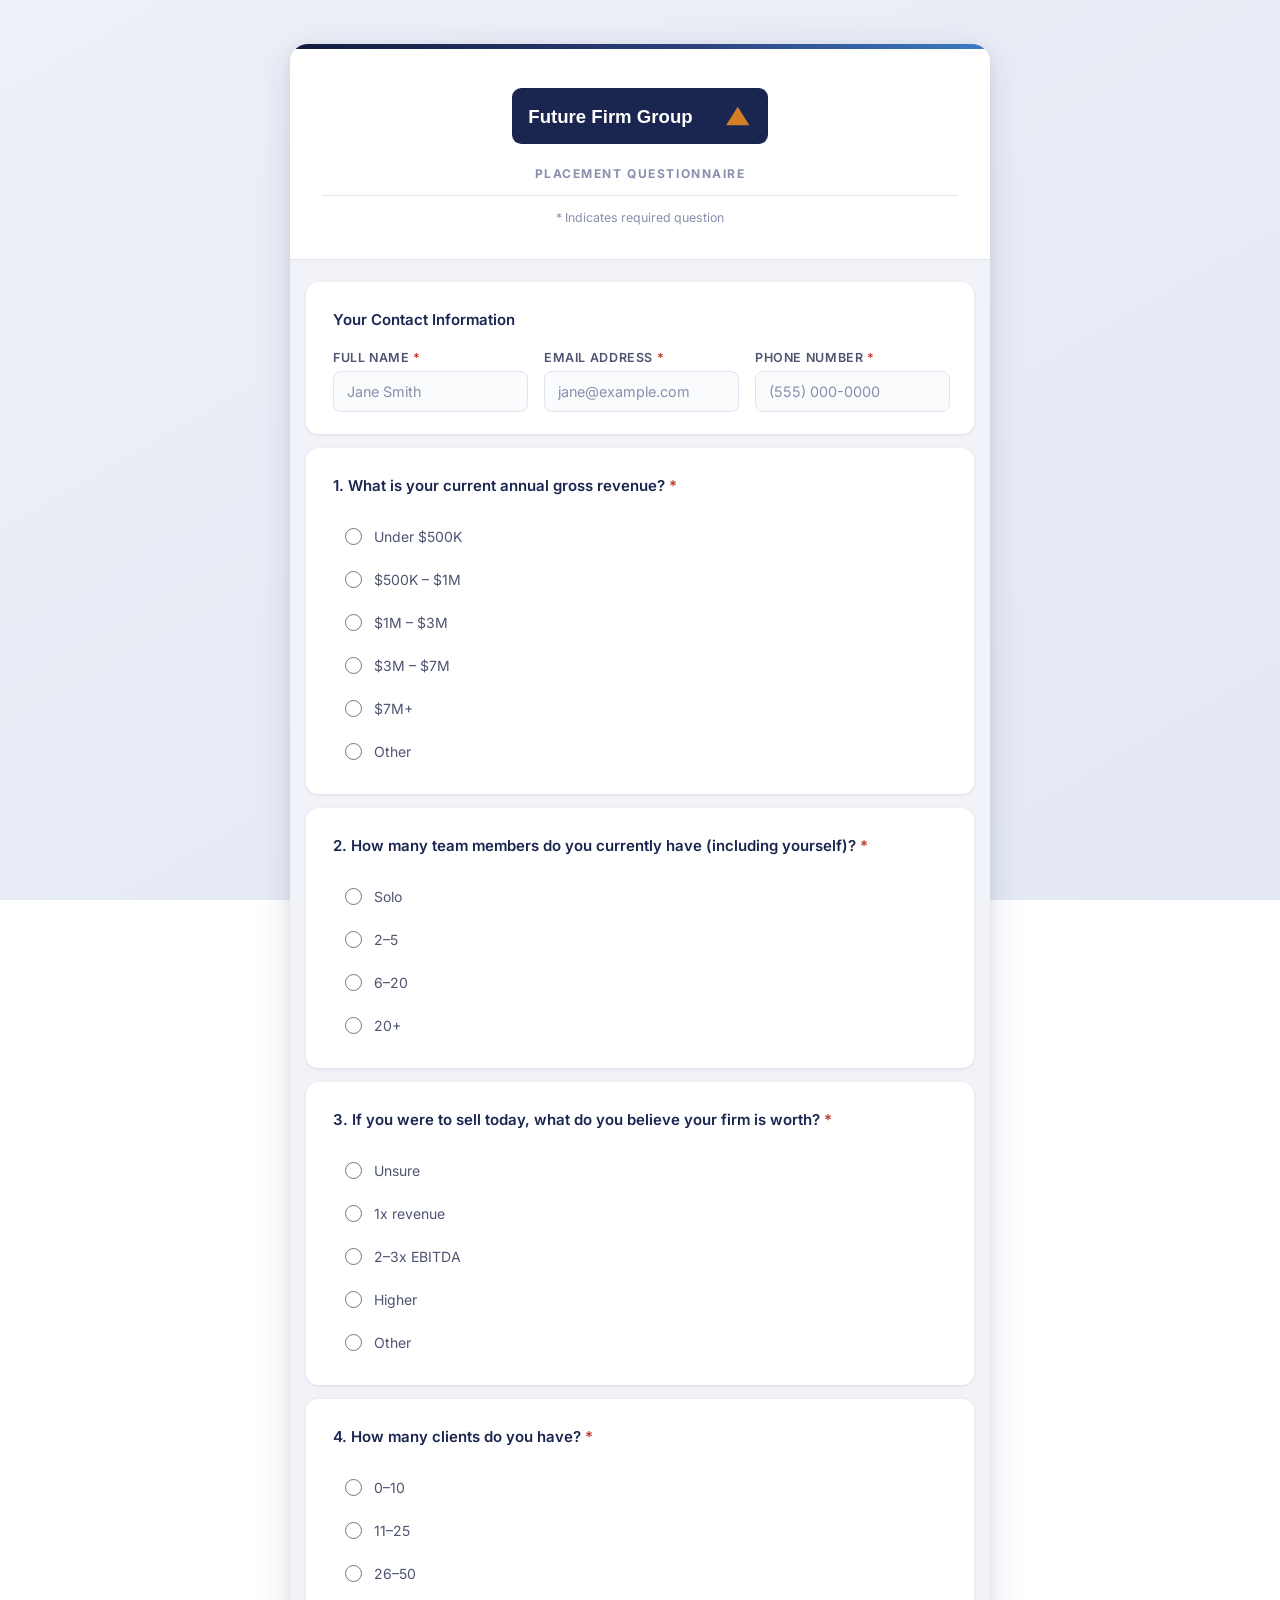
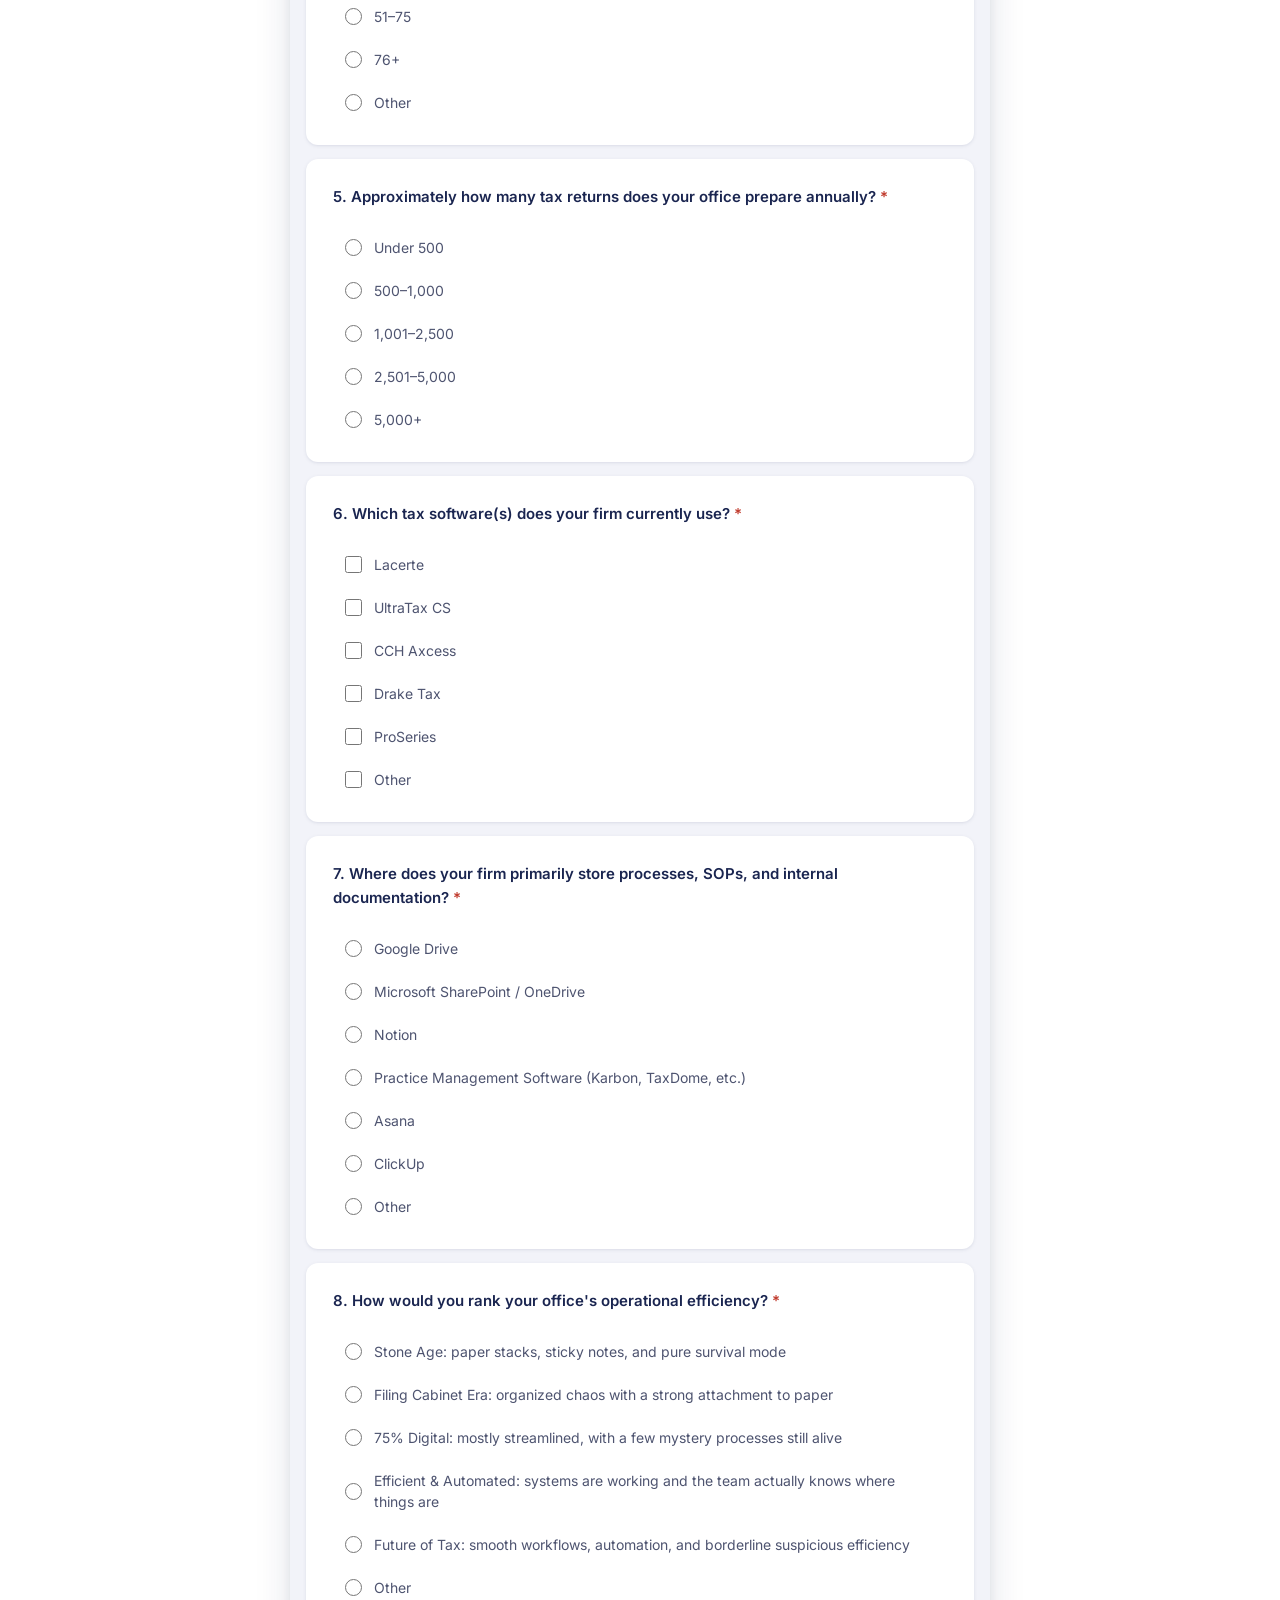
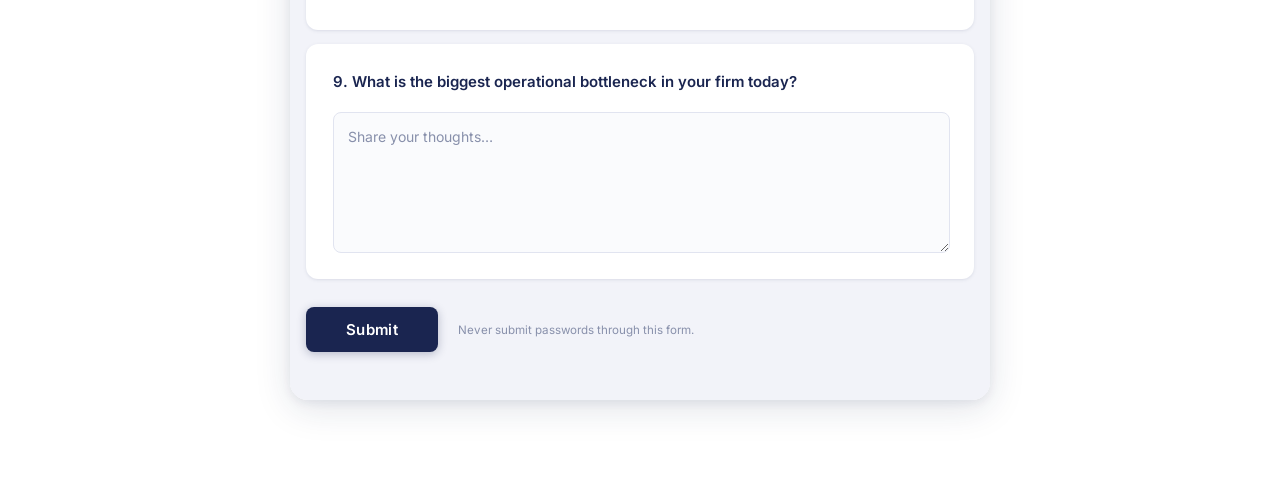
<file: index.html>
<!DOCTYPE html>
<html lang="en">
<head>
  <meta charset="UTF-8" />
  <meta name="viewport" content="width=device-width, initial-scale=1.0" />
  <title>Future Firm Group – Placement Questionnaire</title>
  <link rel="icon" type="image/svg+xml" href="/FutureFirmGroup-Logo.svg" />
  <meta property="og:title"       content="Future Firm Group – Placement Questionnaire" />
  <meta property="og:description" content="Tell us about your firm. We'll review your responses and be in touch within 1–2 business days." />
  <meta property="og:image"       content="https://futurefirmgroup.com/FutureFirmGroup-Logo.svg" />
  <meta property="og:url"         content="https://futurefirmgroup.com" />
  <meta property="og:type"        content="website" />
  <meta name="twitter:card"       content="summary" />
  <meta name="twitter:title"      content="Future Firm Group – Placement Questionnaire" />
  <meta name="twitter:description" content="Tell us about your firm. We'll review your responses and be in touch within 1–2 business days." />
  <link rel="preconnect" href="https://fonts.googleapis.com" />
  <link rel="preconnect" href="https://fonts.gstatic.com" crossorigin />
  <link href="https://fonts.googleapis.com/css2?family=Inter:wght@400;500;600&display=swap" rel="stylesheet" />
  <link rel="stylesheet" href="styles.css" />
</head>
<body>
  <div class="page-wrapper">
    <div class="form-card">

      <!-- Header -->
      <div class="form-header">
        <div class="header-logo">
          <img src="FutureFirmGroup-Logo.svg" alt="Future Firm Group" width="200" height="48" />
        </div>
        <h1>Placement Questionnaire</h1>
        <p class="subtitle">* Indicates required question</p>
      </div>

      <!-- Form -->
      <form id="questionnaire-form" novalidate>

        <!-- Web3Forms config -->
        <input type="hidden" name="access_key" value="a7a88086-f7df-4478-a0a2-285be6f5cc3f" />
        <input type="hidden" name="subject" value="New Placement Questionnaire Submission – Future Firm Group" />
        <input type="hidden" name="from_name" value="Future Firm Group Questionnaire" />
        <input type="hidden" name="replyto" value="management@roberthalltaxes.com" />
        <!-- honeypot -->
        <input type="checkbox" name="botcheck" style="display:none" tabindex="-1" aria-hidden="true" />

        <!-- ── Contact Info ── -->
        <div class="question-card" id="contact-card">
          <div class="question-label">Your Contact Information</div>
          <div class="contact-fields">
            <div class="contact-field">
              <label for="contact-name">Full Name <span class="required">*</span></label>
              <input type="text" id="contact-name" name="name" placeholder="Jane Smith" autocomplete="name" />
            </div>
            <div class="contact-field">
              <label for="contact-email">Email Address <span class="required">*</span></label>
              <input type="email" id="contact-email" name="email" placeholder="jane@example.com" autocomplete="email" />
            </div>
            <div class="contact-field">
              <label for="contact-phone">Phone Number <span class="required">*</span></label>
              <input type="tel" id="contact-phone" name="phone" placeholder="(555) 000-0000" autocomplete="tel" />
            </div>
          </div>
          <div class="error-message" id="contact-error">Please fill in all contact fields.</div>
        </div>

        <!-- ── Q1: Annual Revenue ── -->
        <div class="question-card" id="q1-card">
          <div class="question-label">1. What is your current annual gross revenue? <span class="required">*</span></div>
          <div class="options">
            <div class="option">
              <label><input type="radio" name="annual_revenue" value="Under $500K" /><span>Under $500K</span></label>
            </div>
            <div class="option">
              <label><input type="radio" name="annual_revenue" value="$500K – $1M" /><span>$500K – $1M</span></label>
            </div>
            <div class="option">
              <label><input type="radio" name="annual_revenue" value="$1M – $3M" /><span>$1M – $3M</span></label>
            </div>
            <div class="option">
              <label><input type="radio" name="annual_revenue" value="$3M – $7M" /><span>$3M – $7M</span></label>
            </div>
            <div class="option">
              <label><input type="radio" name="annual_revenue" value="$7M+" /><span>$7M+</span></label>
            </div>
            <div class="option">
              <label><input type="radio" name="annual_revenue" value="other" data-reveals="q1-other" /><span>Other</span></label>
              <input type="text" id="q1-other" class="other-input hidden" placeholder="Please specify" autocomplete="off" />
            </div>
          </div>
          <div class="error-message">This is a required question.</div>
        </div>

        <!-- ── Q2: Team Members ── -->
        <div class="question-card" id="q2-card">
          <div class="question-label">2. How many team members do you currently have (including yourself)? <span class="required">*</span></div>
          <div class="options">
            <div class="option">
              <label><input type="radio" name="team_members" value="Solo" /><span>Solo</span></label>
            </div>
            <div class="option">
              <label><input type="radio" name="team_members" value="2–5" /><span>2–5</span></label>
            </div>
            <div class="option">
              <label><input type="radio" name="team_members" value="6–20" /><span>6–20</span></label>
            </div>
            <div class="option">
              <label><input type="radio" name="team_members" value="20+" /><span>20+</span></label>
            </div>
          </div>
          <div class="error-message">This is a required question.</div>
        </div>

        <!-- ── Q3: Firm Worth ── -->
        <div class="question-card" id="q3-card">
          <div class="question-label">3. If you were to sell today, what do you believe your firm is worth? <span class="required">*</span></div>
          <div class="options">
            <div class="option">
              <label><input type="radio" name="firm_worth" value="Unsure" /><span>Unsure</span></label>
            </div>
            <div class="option">
              <label><input type="radio" name="firm_worth" value="1x revenue" /><span>1x revenue</span></label>
            </div>
            <div class="option">
              <label><input type="radio" name="firm_worth" value="2–3x EBITDA" /><span>2–3x EBITDA</span></label>
            </div>
            <div class="option">
              <label><input type="radio" name="firm_worth" value="Higher" /><span>Higher</span></label>
            </div>
            <div class="option">
              <label><input type="radio" name="firm_worth" value="other" data-reveals="q3-other" /><span>Other</span></label>
              <input type="text" id="q3-other" class="other-input hidden" placeholder="Please specify" autocomplete="off" />
            </div>
          </div>
          <div class="error-message">This is a required question.</div>
        </div>

        <!-- ── Q4: Client Count ── -->
        <div class="question-card" id="q4-card">
          <div class="question-label">4. How many clients do you have? <span class="required">*</span></div>
          <div class="options">
            <div class="option">
              <label><input type="radio" name="client_count" value="0–10" /><span>0–10</span></label>
            </div>
            <div class="option">
              <label><input type="radio" name="client_count" value="11–25" /><span>11–25</span></label>
            </div>
            <div class="option">
              <label><input type="radio" name="client_count" value="26–50" /><span>26–50</span></label>
            </div>
            <div class="option">
              <label><input type="radio" name="client_count" value="51–75" /><span>51–75</span></label>
            </div>
            <div class="option">
              <label><input type="radio" name="client_count" value="76+" /><span>76+</span></label>
            </div>
            <div class="option">
              <label><input type="radio" name="client_count" value="other" data-reveals="q4-other" /><span>Other</span></label>
              <input type="text" id="q4-other" class="other-input hidden" placeholder="Please specify" autocomplete="off" />
            </div>
          </div>
          <div class="error-message">This is a required question.</div>
        </div>

        <!-- ── Q5: Tax Returns ── -->
        <div class="question-card" id="q5-card">
          <div class="question-label">5. Approximately how many tax returns does your office prepare annually? <span class="required">*</span></div>
          <div class="options">
            <div class="option">
              <label><input type="radio" name="tax_returns" value="Under 500" /><span>Under 500</span></label>
            </div>
            <div class="option">
              <label><input type="radio" name="tax_returns" value="500–1,000" /><span>500–1,000</span></label>
            </div>
            <div class="option">
              <label><input type="radio" name="tax_returns" value="1,001–2,500" /><span>1,001–2,500</span></label>
            </div>
            <div class="option">
              <label><input type="radio" name="tax_returns" value="2,501–5,000" /><span>2,501–5,000</span></label>
            </div>
            <div class="option">
              <label><input type="radio" name="tax_returns" value="5,000+" /><span>5,000+</span></label>
            </div>
          </div>
          <div class="error-message">This is a required question.</div>
        </div>

        <!-- ── Q6: Tax Software (checkboxes) ── -->
        <div class="question-card" id="q6-card">
          <div class="question-label">6. Which tax software(s) does your firm currently use? <span class="required">*</span></div>
          <div class="options">
            <div class="option">
              <label><input type="checkbox" name="tax_software" value="Lacerte" /><span>Lacerte</span></label>
            </div>
            <div class="option">
              <label><input type="checkbox" name="tax_software" value="UltraTax CS" /><span>UltraTax CS</span></label>
            </div>
            <div class="option">
              <label><input type="checkbox" name="tax_software" value="CCH Axcess" /><span>CCH Axcess</span></label>
            </div>
            <div class="option">
              <label><input type="checkbox" name="tax_software" value="Drake Tax" /><span>Drake Tax</span></label>
            </div>
            <div class="option">
              <label><input type="checkbox" name="tax_software" value="ProSeries" /><span>ProSeries</span></label>
            </div>
            <div class="option">
              <label><input type="checkbox" name="tax_software" value="other" data-reveals="q6-other" /><span>Other</span></label>
              <input type="text" id="q6-other" class="other-input hidden" placeholder="Please specify" autocomplete="off" />
            </div>
          </div>
          <div class="error-message">Please select at least one option.</div>
        </div>

        <!-- ── Q7: Documentation Storage ── -->
        <div class="question-card" id="q7-card">
          <div class="question-label">7. Where does your firm primarily store processes, SOPs, and internal documentation? <span class="required">*</span></div>
          <div class="options">
            <div class="option">
              <label><input type="radio" name="documentation" value="Google Drive" /><span>Google Drive</span></label>
            </div>
            <div class="option">
              <label><input type="radio" name="documentation" value="Microsoft SharePoint / OneDrive" /><span>Microsoft SharePoint / OneDrive</span></label>
            </div>
            <div class="option">
              <label><input type="radio" name="documentation" value="Notion" /><span>Notion</span></label>
            </div>
            <div class="option">
              <label><input type="radio" name="documentation" value="Practice Management Software (Karbon, TaxDome, etc.)" /><span>Practice Management Software (Karbon, TaxDome, etc.)</span></label>
            </div>
            <div class="option">
              <label><input type="radio" name="documentation" value="Asana" /><span>Asana</span></label>
            </div>
            <div class="option">
              <label><input type="radio" name="documentation" value="ClickUp" /><span>ClickUp</span></label>
            </div>
            <div class="option">
              <label><input type="radio" name="documentation" value="other" data-reveals="q7-other" /><span>Other</span></label>
              <input type="text" id="q7-other" class="other-input hidden" placeholder="Please specify" autocomplete="off" />
            </div>
          </div>
          <div class="error-message">This is a required question.</div>
        </div>

        <!-- ── Q8: Operational Efficiency ── -->
        <div class="question-card" id="q8-card">
          <div class="question-label">8. How would you rank your office's operational efficiency? <span class="required">*</span></div>
          <div class="options">
            <div class="option">
              <label>
                <input type="radio" name="efficiency" value="Stone Age" />
                <span>Stone Age: paper stacks, sticky notes, and pure survival mode</span>
              </label>
            </div>
            <div class="option">
              <label>
                <input type="radio" name="efficiency" value="Filing Cabinet Era" />
                <span>Filing Cabinet Era: organized chaos with a strong attachment to paper</span>
              </label>
            </div>
            <div class="option">
              <label>
                <input type="radio" name="efficiency" value="75% Digital" />
                <span>75% Digital: mostly streamlined, with a few mystery processes still alive</span>
              </label>
            </div>
            <div class="option">
              <label>
                <input type="radio" name="efficiency" value="Efficient &amp; Automated" />
                <span>Efficient &amp; Automated: systems are working and the team actually knows where things are</span>
              </label>
            </div>
            <div class="option">
              <label>
                <input type="radio" name="efficiency" value="Future of Tax" />
                <span>Future of Tax: smooth workflows, automation, and borderline suspicious efficiency</span>
              </label>
            </div>
            <div class="option">
              <label><input type="radio" name="efficiency" value="other" data-reveals="q8-other" /><span>Other</span></label>
              <input type="text" id="q8-other" class="other-input hidden" placeholder="Please specify" autocomplete="off" />
            </div>
          </div>
          <div class="error-message">This is a required question.</div>
        </div>

        <!-- ── Q9: Bottleneck (optional) ── -->
        <div class="question-card" id="q9-card">
          <div class="question-label">9. What is the biggest operational bottleneck in your firm today?</div>
          <textarea id="bottleneck" name="operational_bottleneck" placeholder="Share your thoughts…" rows="5"></textarea>
        </div>

        <!-- Submit -->
        <div class="submit-area">
          <button type="submit" id="submit-btn">Submit</button>
          <p class="privacy-note">Never submit passwords through this form.</p>
        </div>

      </form>

      <!-- Thank You (hidden until success) -->
      <div id="thank-you" class="hidden">
        <div class="ty-icon">
          <svg width="30" height="30" viewBox="0 0 24 24" fill="none" xmlns="http://www.w3.org/2000/svg" aria-hidden="true">
            <circle cx="12" cy="12" r="10" stroke="#1a2550" stroke-width="2"/>
            <path d="M7.5 12l3 3 6-6" stroke="#1a2550" stroke-width="2" stroke-linecap="round" stroke-linejoin="round"/>
          </svg>
        </div>
        <h2>Thank you!</h2>
        <p>We've received your questionnaire and will be in touch shortly.</p>
      </div>

    </div><!-- /.form-card -->
  </div><!-- /.page-wrapper -->

  <script>
  (function () {
    'use strict';

    // ── "Other" input toggling ─────────────────────────────────────────────

    // Radio groups: when any radio in the group changes, show/hide the "other" input
    document.querySelectorAll('input[type="radio"][data-reveals]').forEach(function (otherRadio) {
      var name = otherRadio.name;
      var targetId = otherRadio.dataset.reveals;

      document.querySelectorAll('input[name="' + name + '"]').forEach(function (radio) {
        radio.addEventListener('change', function () {
          var target = document.getElementById(targetId);
          if (otherRadio.checked) {
            target.classList.remove('hidden');
            target.focus();
          } else {
            target.classList.add('hidden');
            target.value = '';
          }
        });
      });
    });

    // Checkboxes: independent toggle per checkbox
    document.querySelectorAll('input[type="checkbox"][data-reveals]').forEach(function (cb) {
      cb.addEventListener('change', function () {
        var target = document.getElementById(cb.dataset.reveals);
        if (cb.checked) {
          target.classList.remove('hidden');
          target.focus();
        } else {
          target.classList.add('hidden');
          target.value = '';
        }
      });
    });

    // ── Validation ─────────────────────────────────────────────────────────

    var REQUIRED = [
      { id: 'q1-card', type: 'radio',    name: 'annual_revenue' },
      { id: 'q2-card', type: 'radio',    name: 'team_members'   },
      { id: 'q3-card', type: 'radio',    name: 'firm_worth'     },
      { id: 'q4-card', type: 'radio',    name: 'client_count'   },
      { id: 'q5-card', type: 'radio',    name: 'tax_returns'    },
      { id: 'q6-card', type: 'checkbox', name: 'tax_software'   },
      { id: 'q7-card', type: 'radio',    name: 'documentation'  },
      { id: 'q8-card', type: 'radio',    name: 'efficiency'     },
    ];

    // Clear contact errors on input
    ['contact-name','contact-email','contact-phone'].forEach(function (id) {
      document.getElementById(id).addEventListener('input', function () {
        document.getElementById('contact-card').classList.remove('error');
      });
    });

    // Clear error when user makes a selection
    REQUIRED.forEach(function (q) {
      var card = document.getElementById(q.id);
      document.querySelectorAll('input[name="' + q.name + '"]').forEach(function (input) {
        input.addEventListener('change', function () {
          card.classList.remove('error');
        });
      });
    });

    function validate() {
      var firstError = null;
      var valid = true;

      // Contact fields
      var contactCard  = document.getElementById('contact-card');
      var nameOk  = document.getElementById('contact-name').value.trim() !== '';
      var emailOk = /^[^\s@]+@[^\s@]+\.[^\s@]+$/.test(document.getElementById('contact-email').value.trim());
      var phoneOk = document.getElementById('contact-phone').value.trim() !== '';
      contactCard.classList.remove('error');
      if (!nameOk || !emailOk || !phoneOk) {
        contactCard.classList.add('error');
        document.getElementById('contact-error').textContent =
          !nameOk ? 'Full name is required.' :
          !emailOk ? 'Please enter a valid email address.' :
          'Phone number is required.';
        valid = false;
        if (!firstError) firstError = contactCard;
      }

      REQUIRED.forEach(function (q) {
        var card = document.getElementById(q.id);
        card.classList.remove('error');

        var answered = q.type === 'radio'
          ? !!document.querySelector('input[name="' + q.name + '"]:checked')
          : document.querySelectorAll('input[name="' + q.name + '"]:checked').length > 0;

        if (!answered) {
          card.classList.add('error');
          valid = false;
          if (!firstError) firstError = card;
        }
      });

      if (firstError) {
        firstError.scrollIntoView({ behavior: 'smooth', block: 'center' });
      }

      return valid;
    }

    // ── Collect answers ────────────────────────────────────────────────────

    function radioAnswer(name, otherId) {
      var checked = document.querySelector('input[name="' + name + '"]:checked');
      if (!checked) return '';
      if (checked.value === 'other') {
        var txt = otherId ? (document.getElementById(otherId) || {}).value || '' : '';
        return txt.trim() ? 'Other: ' + txt.trim() : 'Other';
      }
      return checked.value;
    }

    function checkboxAnswer(name, otherId) {
      var vals = [];
      document.querySelectorAll('input[name="' + name + '"]:checked').forEach(function (cb) {
        if (cb.value === 'other') {
          var txt = otherId ? (document.getElementById(otherId) || {}).value || '' : '';
          vals.push(txt.trim() ? 'Other: ' + txt.trim() : 'Other');
        } else {
          vals.push(cb.value);
        }
      });
      return vals.join(', ');
    }

    function buildPayload() {
      var p = {};
      p['Name']                          = document.getElementById('contact-name').value.trim();
      p['Email']                         = document.getElementById('contact-email').value.trim();
      p['Phone']                         = document.getElementById('contact-phone').value.trim();
      p['Annual Gross Revenue']          = radioAnswer('annual_revenue', 'q1-other');
      p['Team Members']                  = radioAnswer('team_members', null);
      p['Estimated Firm Worth']          = radioAnswer('firm_worth', 'q3-other');
      p['Number of Clients']             = radioAnswer('client_count', 'q4-other');
      p['Annual Tax Returns Prepared']   = radioAnswer('tax_returns', null);
      p['Tax Software Used']             = checkboxAnswer('tax_software', 'q6-other');
      p['Documentation Storage']         = radioAnswer('documentation', 'q7-other');
      p['Operational Efficiency Rating'] = radioAnswer('efficiency', 'q8-other');
      var bottleneck = (document.getElementById('bottleneck').value || '').trim();
      if (bottleneck) p['Biggest Operational Bottleneck'] = bottleneck;
      return p;
    }

    // ── Submit ─────────────────────────────────────────────────────────────

    document.getElementById('questionnaire-form').addEventListener('submit', async function (e) {
      e.preventDefault();
      if (!validate()) return;

      var btn = document.getElementById('submit-btn');
      btn.disabled = true;
      btn.innerHTML = '<span class="spinner"></span> Submitting…';

      try {
        var payload = buildPayload();
        var res  = await fetch('/api/submit', {
          method: 'POST',
          headers: { 'Content-Type': 'application/json' },
          body: JSON.stringify(payload)
        });
        var ok = res.ok;
        if (!ok) throw new Error('rejected');
        document.getElementById('questionnaire-form').style.display = 'none';
        var ty = document.getElementById('thank-you');
        ty.classList.remove('hidden');
        window.scrollTo({ top: 0, behavior: 'smooth' });
      } catch (_) {
        btn.disabled = false;
        btn.innerHTML = 'Submit';
        alert('Something went wrong. Please check your connection and try again.');
      }
    });

  })();
  </script>
</body>
</html>
</file>
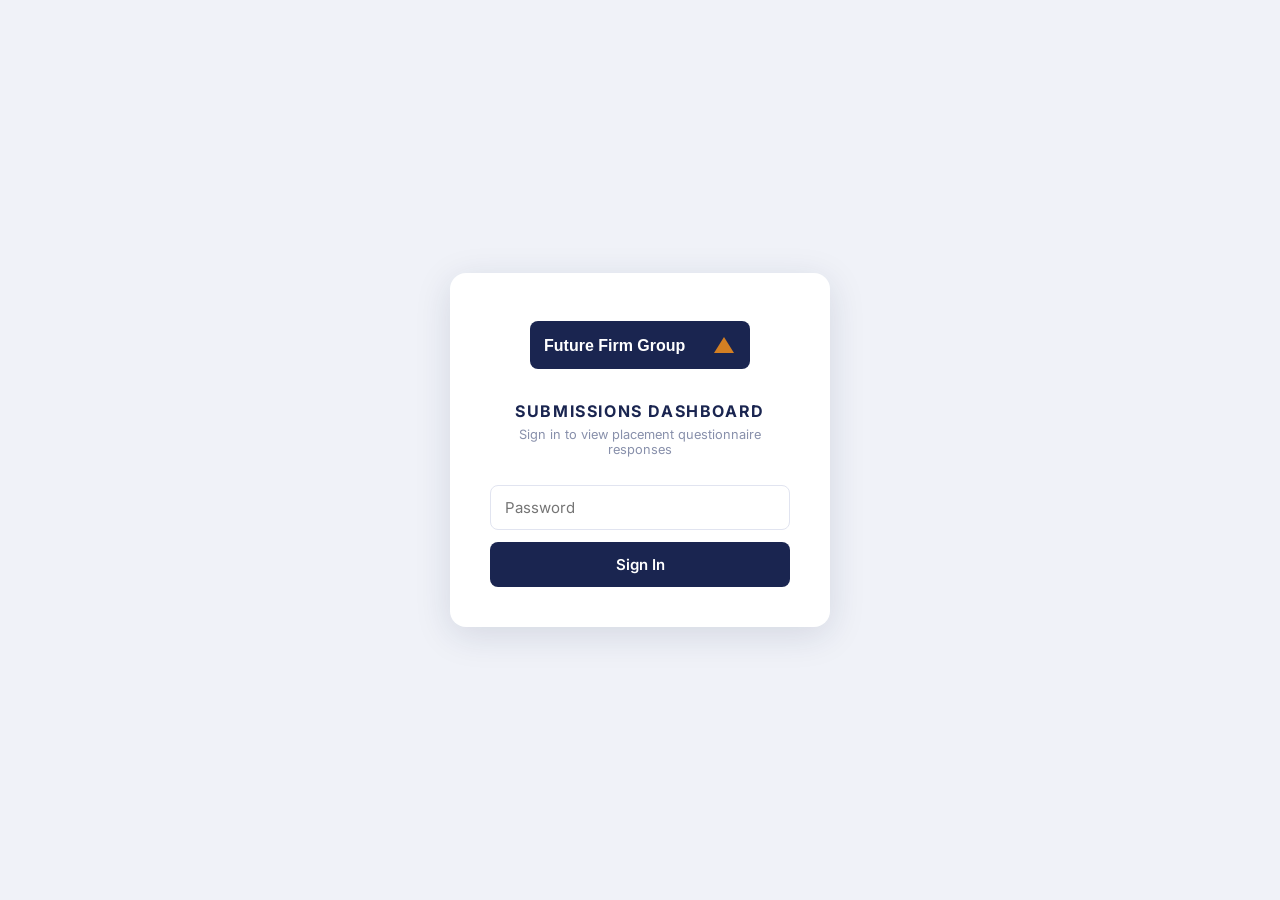
<file: admin/index.html>
<!DOCTYPE html>
<html lang="en">
<head>
  <meta charset="UTF-8" />
  <meta name="viewport" content="width=device-width, initial-scale=1.0" />
  <title>Future Firm Group – Submissions Dashboard</title>
  <link rel="preconnect" href="https://fonts.googleapis.com" />
  <link rel="preconnect" href="https://fonts.gstatic.com" crossorigin />
  <link href="https://fonts.googleapis.com/css2?family=Inter:wght@400;500;600;700&display=swap" rel="stylesheet" />
  <style>
    *, *::before, *::after { box-sizing: border-box; margin: 0; padding: 0; }

    :root {
      --navy:      #1a2550;
      --navy-deep: #111c3d;
      --orange:    #e8891e;
      --bg:        #f0f2f8;
      --card:      #ffffff;
      --border:    #e1e4f0;
      --text:      #1a1f36;
      --mid:       #4e5470;
      --muted:     #8890ab;
      --error:     #c0392b;
    }

    body {
      font-family: 'Inter', -apple-system, BlinkMacSystemFont, sans-serif;
      background: var(--bg);
      color: var(--text);
      min-height: 100vh;
      -webkit-font-smoothing: antialiased;
    }

    /* ── Login ── */
    #login-screen {
      display: flex;
      align-items: center;
      justify-content: center;
      min-height: 100vh;
      padding: 24px;
    }

    .login-card {
      background: var(--card);
      border-radius: 16px;
      box-shadow: 0 8px 36px rgba(26,37,80,0.13);
      padding: 48px 40px 40px;
      width: 100%;
      max-width: 380px;
      text-align: center;
    }

    .login-card img { height: 48px; margin-bottom: 28px; }

    .login-card h1 {
      font-size: 1rem;
      font-weight: 700;
      letter-spacing: 0.1em;
      text-transform: uppercase;
      color: var(--navy);
      margin-bottom: 6px;
    }

    .login-card p { font-size: 0.8rem; color: var(--muted); margin-bottom: 28px; }

    .login-card input {
      width: 100%;
      padding: 12px 14px;
      border: 1.5px solid var(--border);
      border-radius: 8px;
      font-family: inherit;
      font-size: 0.9375rem;
      color: var(--text);
      margin-bottom: 12px;
      transition: border-color 0.2s;
    }

    .login-card input:focus { outline: none; border-color: var(--navy); }

    .login-card button {
      width: 100%;
      padding: 13px;
      background: var(--navy);
      color: #fff;
      border: none;
      border-radius: 8px;
      font-family: inherit;
      font-size: 0.9375rem;
      font-weight: 600;
      cursor: pointer;
      transition: background 0.2s;
    }

    .login-card button:hover { background: var(--orange); }

    #login-error {
      color: var(--error);
      font-size: 0.8rem;
      margin-top: 10px;
      display: none;
    }

    /* ── Dashboard ── */
    #dashboard { display: none; }

    header {
      background: var(--navy);
      padding: 0 28px;
      display: flex;
      align-items: center;
      justify-content: space-between;
      height: 60px;
      box-shadow: 0 2px 12px rgba(26,37,80,0.2);
      position: sticky;
      top: 0;
      z-index: 100;
    }

    header img { height: 34px; }

    .header-right { display: flex; align-items: center; gap: 16px; }

    #submission-count { font-size: 0.8rem; color: rgba(255,255,255,0.55); }

    .btn {
      display: inline-flex;
      align-items: center;
      gap: 6px;
      padding: 8px 16px;
      border-radius: 7px;
      font-family: inherit;
      font-size: 0.8125rem;
      font-weight: 600;
      cursor: pointer;
      border: none;
      transition: background 0.18s;
    }

    .btn-export  { background: var(--orange); color: #fff; }
    .btn-export:hover { background: #d07818; }
    .btn-logout  { background: rgba(255,255,255,0.12); color: rgba(255,255,255,0.8); }
    .btn-logout:hover { background: rgba(255,255,255,0.2); }

    /* ── Stats bar ── */
    .stats-bar {
      display: grid;
      grid-template-columns: repeat(4, 1fr);
      gap: 14px;
      padding: 20px 28px;
      background: var(--bg);
      border-bottom: 1px solid var(--border);
    }

    .stat-card {
      background: var(--card);
      border-radius: 10px;
      padding: 16px 18px;
      box-shadow: 0 1px 4px rgba(26,37,80,0.07);
    }

    .stat-card .stat-label {
      font-size: 0.7rem;
      font-weight: 700;
      text-transform: uppercase;
      letter-spacing: 0.07em;
      color: var(--muted);
      margin-bottom: 6px;
    }

    .stat-card .stat-value {
      font-size: 1.75rem;
      font-weight: 700;
      color: var(--navy);
      line-height: 1;
      margin-bottom: 4px;
    }

    .stat-card .stat-sub {
      font-size: 0.75rem;
      color: var(--muted);
    }

    /* ── Filters ── */
    .filters-bar {
      background: var(--card);
      border-bottom: 1px solid var(--border);
      padding: 13px 28px;
      display: flex;
      align-items: center;
      gap: 12px;
      flex-wrap: wrap;
    }

    .filter-group { display: flex; align-items: center; gap: 6px; }

    .filters-bar label {
      font-size: 0.72rem;
      font-weight: 700;
      color: var(--muted);
      text-transform: uppercase;
      letter-spacing: 0.06em;
    }

    .filters-bar select,
    .filters-bar input[type="text"] {
      padding: 7px 10px;
      border: 1.5px solid var(--border);
      border-radius: 7px;
      font-family: inherit;
      font-size: 0.8125rem;
      color: var(--text);
      background: var(--bg);
      cursor: pointer;
      transition: border-color 0.18s;
    }

    .filters-bar select:focus,
    .filters-bar input[type="text"]:focus { outline: none; border-color: var(--navy); }

    #search-input { width: 190px; }
    .filter-count { margin-left: auto; font-size: 0.8rem; color: var(--muted); white-space: nowrap; }

    /* ── Table ── */
    main { padding: 20px 28px; }

    .table-wrap {
      background: var(--card);
      border-radius: 12px;
      box-shadow: 0 2px 12px rgba(26,37,80,0.08);
      overflow: hidden;
    }

    table { width: 100%; border-collapse: collapse; font-size: 0.8125rem; }

    thead { background: var(--navy); color: #fff; }

    th {
      padding: 12px 14px;
      text-align: left;
      font-weight: 600;
      font-size: 0.72rem;
      letter-spacing: 0.05em;
      text-transform: uppercase;
      white-space: nowrap;
      cursor: pointer;
      user-select: none;
      transition: background 0.15s;
    }

    th:hover { background: var(--navy-deep); }
    th.sorted-asc::after  { content: ' ↑'; opacity: 0.7; }
    th.sorted-desc::after { content: ' ↓'; opacity: 0.7; }

    tbody tr {
      border-bottom: 1px solid var(--border);
      transition: background 0.15s;
      cursor: pointer;
    }

    tbody tr:last-child { border-bottom: none; }
    tbody tr:hover { background: #f5f6fc; }
    tbody tr.expanded { background: #eef0fb; }

    td { padding: 11px 14px; color: var(--mid); vertical-align: middle; }

    td.id-col   { color: var(--muted); font-size: 0.75rem; width: 44px; }
    td.date-col { white-space: nowrap; color: var(--muted); font-size: 0.75rem; width: 120px; }

    .pill {
      display: inline-block;
      padding: 3px 9px;
      border-radius: 20px;
      font-size: 0.72rem;
      font-weight: 600;
      white-space: nowrap;
    }

    .pill.revenue  { background: #e3f2fd; color: #1565c0; }
    .pill.team     { background: #e8f5e9; color: #2e7d32; }
    .pill.worth    { background: #fff8e1; color: #e65100; }
    .pill.clients  { background: #fce4ec; color: #880e4f; }

    /* ── Status dropdown ── */
    th.status-col,
    td.status-col { width: 148px; min-width: 148px; max-width: 148px; }

    .status-wrap { position: relative; display: inline-block; width: 124px; }

    .status-pill {
      display: block;
      width: 100%;
      padding: 5px 10px;
      border-radius: 20px;
      border: none;
      font-family: inherit;
      font-size: 0.72rem;
      font-weight: 700;
      cursor: pointer;
      text-align: center;
      user-select: none;
      white-space: nowrap;
      transition: opacity 0.15s;
    }

    .status-pill:hover  { opacity: 0.82; }

    .status-New         { background: #e3f2fd; color: #1565c0; }
    .status-Contacted   { background: #fff3e0; color: #e65100; }
    .status-In-Progress { background: #f3e5f5; color: #6a1b9a; }
    .status-Closed      { background: #e8f5e9; color: #2e7d32; }

    .status-menu {
      position: fixed;
      z-index: 9999;
      background: var(--card);
      border: 1.5px solid var(--border);
      border-radius: 9px;
      box-shadow: 0 6px 20px rgba(26,37,80,0.15);
      overflow: hidden;
      min-width: 140px;
    }

    .status-menu.hidden { display: none; }

    .status-menu li {
      list-style: none;
      padding: 9px 14px;
      font-size: 0.8125rem;
      font-weight: 500;
      cursor: pointer;
      transition: background 0.13s;
      display: flex;
      align-items: center;
      gap: 8px;
    }

    .status-menu li:hover { background: var(--bg); }

    .status-menu li.current { font-weight: 700; }

    .status-dot {
      width: 8px; height: 8px;
      border-radius: 50%;
      flex-shrink: 0;
    }

    .dot-New         { background: #1565c0; }
    .dot-Contacted   { background: #e65100; }
    .dot-In-Progress { background: #6a1b9a; }
    .dot-Closed      { background: #2e7d32; }

    td.bottleneck-col {
      max-width: 180px;
      overflow: hidden;
      text-overflow: ellipsis;
      white-space: nowrap;
      font-style: italic;
      color: var(--muted);
    }

    /* ── Expanded row ── */
    .expand-row td { padding: 0; background: #f7f8fd; }

    .expand-inner {
      padding: 20px 24px;
      display: grid;
      grid-template-columns: repeat(auto-fill, minmax(240px, 1fr));
      gap: 12px;
      border-top: 2px solid var(--orange);
    }

    .expand-field label {
      display: block;
      font-size: 0.7rem;
      font-weight: 700;
      text-transform: uppercase;
      letter-spacing: 0.07em;
      color: var(--muted);
      margin-bottom: 4px;
    }

    .expand-field p { font-size: 0.875rem; color: var(--text); line-height: 1.5; }
    .expand-field.full { grid-column: 1 / -1; }

    /* ── Empty / loading ── */
    .state-row td { padding: 60px 20px; text-align: center; color: var(--muted); }

    .spinner-lg {
      width: 28px; height: 28px;
      border: 3px solid var(--border);
      border-top-color: var(--navy);
      border-radius: 50%;
      animation: spin 0.7s linear infinite;
      margin: 0 auto 14px;
    }

    @keyframes spin { to { transform: rotate(360deg); } }

    @media (max-width: 1000px) {
      .stats-bar { grid-template-columns: repeat(2, 1fr); }
    }

    @media (max-width: 700px) {
      .stats-bar, .filters-bar, main { padding-left: 16px; padding-right: 16px; }
      .stats-bar { grid-template-columns: repeat(2, 1fr); }
      .col-hide { display: none; }
    }
  </style>
</head>
<body>

  <!-- Login -->
  <div id="login-screen">
    <div class="login-card">
      <img src="../FutureFirmGroup-Logo.svg" alt="Future Firm Group" height="48" />
      <h1>Submissions Dashboard</h1>
      <p>Sign in to view placement questionnaire responses</p>
      <input type="password" id="pw-input" placeholder="Password" autocomplete="current-password" />
      <button id="login-btn">Sign In</button>
      <div id="login-error">Incorrect password. Please try again.</div>
    </div>
  </div>

  <!-- Dashboard -->
  <div id="dashboard">
    <header>
      <img src="../FutureFirmGroup-Logo.svg" alt="Future Firm Group" style="filter:brightness(0) invert(1);height:34px" />
      <div class="header-right">
        <span id="submission-count"></span>
        <button class="btn btn-export" id="export-btn">⬇ Export CSV</button>
        <button class="btn btn-logout" id="logout-btn">Sign Out</button>
      </div>
    </header>

    <!-- Stats -->
    <div class="stats-bar">
      <div class="stat-card">
        <div class="stat-label">Total Submissions</div>
        <div class="stat-value" id="stat-total">—</div>
        <div class="stat-sub" id="stat-week">— this week</div>
      </div>
      <div class="stat-card">
        <div class="stat-label">Top Revenue Tier</div>
        <div class="stat-value" id="stat-rev-val" style="font-size:1.1rem;padding-top:4px">—</div>
        <div class="stat-sub" id="stat-rev-pct"></div>
      </div>
      <div class="stat-card">
        <div class="stat-label">Most Common Team Size</div>
        <div class="stat-value" id="stat-team-val" style="font-size:1.4rem;padding-top:4px">—</div>
        <div class="stat-sub" id="stat-team-pct"></div>
      </div>
      <div class="stat-card">
        <div class="stat-label">Pipeline</div>
        <div class="stat-sub" id="stat-pipeline" style="font-size:0.8rem;margin-top:8px;line-height:1.8"></div>
      </div>
    </div>

    <!-- Filters -->
    <div class="filters-bar">
      <div class="filter-group">
        <label>Search</label>
        <input type="text" id="search-input" placeholder="Name, email…" />
      </div>
      <div class="filter-group">
        <label>Revenue</label>
        <select id="filter-revenue">
          <option value="">All</option>
          <option>Under $500K</option>
          <option>$500K – $1M</option>
          <option>$1M – $3M</option>
          <option>$3M – $7M</option>
          <option>$7M+</option>
        </select>
      </div>
      <div class="filter-group">
        <label>Team</label>
        <select id="filter-team">
          <option value="">All</option>
          <option>Solo</option>
          <option>2–5</option>
          <option>6–20</option>
          <option>20+</option>
        </select>
      </div>
      <div class="filter-group">
        <label>Status</label>
        <select id="filter-status">
          <option value="">All</option>
          <option>New</option>
          <option>Contacted</option>
          <option>In Progress</option>
          <option>Closed</option>
        </select>
      </div>
      <div class="filter-group">
        <label>Efficiency</label>
        <select id="filter-efficiency">
          <option value="">All</option>
          <option value="Stone Age">Stone Age</option>
          <option value="Filing Cabinet Era">Filing Cabinet Era</option>
          <option value="75% Digital">75% Digital</option>
          <option value="Efficient">Efficient &amp; Automated</option>
          <option value="Future of Tax">Future of Tax</option>
        </select>
      </div>
      <span class="filter-count" id="filter-count"></span>
    </div>

    <main>
      <div class="table-wrap">
        <table>
          <thead>
            <tr>
              <th data-col="id">#</th>
              <th data-col="submitted_at">Date</th>
              <th data-col="name">Name</th>
              <th data-col="email" class="col-hide">Email</th>
              <th data-col="annual_revenue">Revenue</th>
              <th data-col="team_members" class="col-hide">Team</th>
              <th data-col="client_count" class="col-hide">Clients</th>
              <th data-col="efficiency">Efficiency</th>
              <th data-col="status" class="status-col">Status</th>
              <th data-col="bottleneck">Biggest Bottleneck</th>
            </tr>
          </thead>
          <tbody id="table-body">
            <tr class="state-row">
              <td colspan="10"><div class="spinner-lg"></div>Loading…</td>
            </tr>
          </tbody>
        </table>
      </div>
    </main>
  </div>

<script>
(function () {
  'use strict';

  const SESSION     = 'fc_admin_key';
  const STATUSES    = ['New', 'Contacted', 'In Progress', 'Closed'];

  let allSubmissions = [];
  let filtered       = [];
  let sortCol        = 'id';
  let sortDir        = 'desc';
  let expandedId     = null;
  let adminKey       = null;

  // ── Auth ──────────────────────────────────────────────────────────────────

  function getKey()     { return sessionStorage.getItem(SESSION); }
  function saveKey(k)   { sessionStorage.setItem(SESSION, k); adminKey = k; }
  function clearKey()   { sessionStorage.removeItem(SESSION); adminKey = null; }

  async function tryLogin() {
    const pw = document.getElementById('pw-input').value;
    const res = await fetch('/api/auth', {
      method: 'POST',
      headers: { 'Content-Type': 'application/json' },
      body: JSON.stringify({ password: pw })
    });
    if (res.ok) {
      const { ok } = await res.json();
      if (ok) { saveKey(pw); showDashboard(); return; }
    }
    document.getElementById('login-error').style.display = 'block';
    document.getElementById('pw-input').select();
  }

  document.getElementById('login-btn').addEventListener('click', tryLogin);
  document.getElementById('pw-input').addEventListener('keydown', e => { if (e.key === 'Enter') tryLogin(); });

  document.getElementById('logout-btn').addEventListener('click', function () {
    clearKey();
    location.reload();
  });

  function showDashboard() {
    document.getElementById('login-screen').style.display = 'none';
    document.getElementById('dashboard').style.display    = 'block';
    loadSubmissions();
  }

  const stored = getKey();
  if (stored) { adminKey = stored; showDashboard(); }

  // ── Load ──────────────────────────────────────────────────────────────────

  async function loadSubmissions() {
    try {
      const res  = await fetch('/api/submissions', { headers: { 'X-Admin-Key': adminKey } });
      const json = await res.json();
      if (res.status === 401) { clearKey(); location.reload(); return; }
      if (!json.success) throw new Error();
      allSubmissions = json.submissions;
      updateStats();
      document.getElementById('submission-count').textContent =
        allSubmissions.length + ' submission' + (allSubmissions.length !== 1 ? 's' : '');
      applyFilters();
    } catch {
      document.getElementById('table-body').innerHTML =
        '<tr class="state-row"><td colspan="10">Failed to load. Please refresh.</td></tr>';
    }
  }

  // ── Stats ─────────────────────────────────────────────────────────────────

  function topOf(arr, key) {
    const counts = {};
    arr.forEach(s => { const v = s[key]; if (v) counts[v] = (counts[v] || 0) + 1; });
    let top = '', max = 0;
    Object.entries(counts).forEach(([k, v]) => { if (v > max) { max = v; top = k; } });
    return { value: top, count: max, pct: arr.length ? Math.round(max / arr.length * 100) : 0 };
  }

  function updateStats() {
    const n   = allSubmissions.length;
    const now = Date.now();
    const week = allSubmissions.filter(s => now - new Date(s.submitted_at).getTime() < 7*86400*1000).length;

    document.getElementById('stat-total').textContent = n;
    document.getElementById('stat-week').textContent  = week + ' this week';

    if (n > 0) {
      const rev  = topOf(allSubmissions, 'annual_revenue');
      const team = topOf(allSubmissions, 'team_members');
      document.getElementById('stat-rev-val').textContent  = rev.value  || '—';
      document.getElementById('stat-rev-pct').textContent  = rev.value  ? rev.pct + '% of firms' : '';
      document.getElementById('stat-team-val').textContent = team.value || '—';
      document.getElementById('stat-team-pct').textContent = team.value ? team.pct + '% of firms' : '';

      const pipeline = {};
      STATUSES.forEach(s => pipeline[s] = 0);
      allSubmissions.forEach(s => { if (pipeline[s.status] !== undefined) pipeline[s.status]++; });
      document.getElementById('stat-pipeline').innerHTML =
        STATUSES.map(s => `<span><strong style="color:var(--navy)">${pipeline[s]}</strong> ${s}</span>`).join(' &nbsp;·&nbsp; ');
    }
  }

  // ── Filters ───────────────────────────────────────────────────────────────

  ['filter-revenue','filter-team','filter-status','filter-efficiency','search-input']
    .forEach(id => document.getElementById(id).addEventListener('input', applyFilters));

  function applyFilters() {
    const revenue    = document.getElementById('filter-revenue').value;
    const team       = document.getElementById('filter-team').value;
    const status     = document.getElementById('filter-status').value;
    const efficiency = document.getElementById('filter-efficiency').value;
    const search     = document.getElementById('search-input').value.toLowerCase().trim();

    filtered = allSubmissions.filter(function (s) {
      if (revenue    && s.annual_revenue !== revenue)          return false;
      if (team       && s.team_members   !== team)             return false;
      if (status     && s.status         !== status)           return false;
      if (efficiency && !s.efficiency.includes(efficiency))    return false;
      if (search) {
        const blob = Object.values(s).join(' ').toLowerCase();
        if (!blob.includes(search)) return false;
      }
      return true;
    });

    document.getElementById('filter-count').textContent =
      filtered.length + ' of ' + allSubmissions.length + ' shown';

    sortAndRender();
  }

  // ── Sort ──────────────────────────────────────────────────────────────────

  document.querySelectorAll('th[data-col]').forEach(function (th) {
    th.addEventListener('click', function () {
      const col = th.dataset.col;
      if (sortCol === col) { sortDir = sortDir === 'asc' ? 'desc' : 'asc'; }
      else { sortCol = col; sortDir = col === 'id' ? 'desc' : 'asc'; }
      document.querySelectorAll('th').forEach(t => t.classList.remove('sorted-asc','sorted-desc'));
      th.classList.add('sorted-' + sortDir);
      sortAndRender();
    });
  });

  function sortAndRender() {
    const dir = sortDir === 'asc' ? 1 : -1;
    const sorted = filtered.slice().sort(function (a, b) {
      if (sortCol === 'id') return dir * (a.id - b.id);
      return dir * (a[sortCol] || '').localeCompare(b[sortCol] || '');
    });
    renderTable(sorted);
  }

  // ── Render ────────────────────────────────────────────────────────────────

  function fmt(dt) {
    if (!dt) return '—';
    const d = new Date(dt);
    return d.toLocaleDateString('en-US', { month: 'short', day: 'numeric', year: '2-digit' })
      + ' ' + d.toLocaleTimeString('en-US', { hour: 'numeric', minute: '2-digit' });
  }

  function esc(s) {
    return (s || '').replace(/&/g,'&amp;').replace(/</g,'&lt;').replace(/>/g,'&gt;');
  }

  function statusClass(s) {
    return 'status-' + (s || 'New').replace(/\s+/g, '-');
  }

  function renderTable(rows) {
    const tbody = document.getElementById('table-body');
    if (!rows.length) {
      tbody.innerHTML = '<tr class="state-row"><td colspan="10">No submissions match the current filters.</td></tr>';
      return;
    }

    tbody.innerHTML = rows.map(function (s) {
      const isExp = expandedId === s.id;
      const row = `<tr class="data-row${isExp?' expanded':''}" data-id="${s.id}">
        <td class="id-col">${s.id}</td>
        <td class="date-col">${fmt(s.submitted_at)}</td>
        <td><strong>${esc(s.name)||'—'}</strong></td>
        <td class="col-hide">${s.email?`<a href="mailto:${esc(s.email)}" style="color:var(--navy)">${esc(s.email)}</a>`:'—'}</td>
        <td><span class="pill revenue">${esc(s.annual_revenue)||'—'}</span></td>
        <td class="col-hide"><span class="pill team">${esc(s.team_members)||'—'}</span></td>
        <td class="col-hide"><span class="pill clients">${esc(s.client_count)||'—'}</span></td>
        <td>${esc(s.efficiency)||'—'}</td>
        <td class="status-col">
          <div class="status-wrap" data-id="${s.id}">
            <button class="status-pill ${statusClass(s.status||'New')}" type="button">${esc(s.status||'New')}</button>
            <ul class="status-menu hidden">
              ${STATUSES.map(st => `<li data-value="${st}" class="${st===(s.status||'New')?'current':''}"><span class="status-dot dot-${st.replace(/\s+/g,'-')}"></span>${st}</li>`).join('')}
            </ul>
          </div>
        </td>
        <td class="bottleneck-col">${esc(s.bottleneck)||''}</td>
      </tr>`;

      const detail = isExp ? `<tr class="expand-row" data-id="${s.id}">
        <td colspan="10"><div class="expand-inner">
          <div class="expand-field"><label>Name</label><p>${esc(s.name)||'—'}</p></div>
          <div class="expand-field"><label>Email</label><p>${s.email?`<a href="mailto:${esc(s.email)}" style="color:var(--navy)">${esc(s.email)}</a>`:'—'}</p></div>
          <div class="expand-field"><label>Phone</label><p>${s.phone?`<a href="tel:${esc(s.phone)}" style="color:var(--navy)">${esc(s.phone)}</a>`:'—'}</p></div>
          <div class="expand-field"><label>Annual Revenue</label><p>${esc(s.annual_revenue)||'—'}</p></div>
          <div class="expand-field"><label>Team Members</label><p>${esc(s.team_members)||'—'}</p></div>
          <div class="expand-field"><label>Firm Worth</label><p>${esc(s.firm_worth)||'—'}</p></div>
          <div class="expand-field"><label>Client Count</label><p>${esc(s.client_count)||'—'}</p></div>
          <div class="expand-field"><label>Tax Returns / Year</label><p>${esc(s.tax_returns)||'—'}</p></div>
          <div class="expand-field"><label>Tax Software</label><p>${esc(s.tax_software)||'—'}</p></div>
          <div class="expand-field"><label>Documentation</label><p>${esc(s.documentation)||'—'}</p></div>
          <div class="expand-field"><label>Efficiency</label><p>${esc(s.efficiency)||'—'}</p></div>
          <div class="expand-field full"><label>Bottleneck</label><p>${esc(s.bottleneck)||'<em style="color:var(--muted)">No response</em>'}</p></div>
        </div></td>
      </tr>` : '';

      return row + detail;
    }).join('');

    // Row click → expand (ignore clicks inside status wrap)
    tbody.querySelectorAll('tr.data-row').forEach(function (tr) {
      tr.addEventListener('click', function (e) {
        if (e.target.closest('.status-wrap')) return;
        const id = parseInt(tr.dataset.id);
        expandedId = expandedId === id ? null : id;
        sortAndRender();
      });
    });

    // Status dropdown — open/close
    tbody.querySelectorAll('.status-wrap').forEach(function (wrap) {
      const btn  = wrap.querySelector('.status-pill');
      const menu = wrap.querySelector('.status-menu');

      btn.addEventListener('click', function (e) {
        e.stopPropagation();
        // Close any other open menus
        tbody.querySelectorAll('.status-menu').forEach(function (m) {
          if (m !== menu) m.classList.add('hidden');
        });
        if (menu.classList.contains('hidden')) {
          const r = btn.getBoundingClientRect();
          menu.style.top  = (r.bottom + 6) + 'px';
          menu.style.left = r.left + 'px';
          menu.classList.remove('hidden');
        } else {
          menu.classList.add('hidden');
        }
      });

      menu.querySelectorAll('li').forEach(function (li) {
        li.addEventListener('click', async function (e) {
          e.stopPropagation();
          const id     = parseInt(wrap.dataset.id);
          const status = li.dataset.value;
          menu.classList.add('hidden');

          // Optimistic update
          const sub = allSubmissions.find(s => s.id === id);
          if (sub) sub.status = status;
          btn.textContent = status;
          btn.className   = 'status-pill ' + statusClass(status);
          menu.querySelectorAll('li').forEach(l => l.classList.toggle('current', l.dataset.value === status));
          updateStats();

          await fetch('/api/submissions', {
            method:  'PATCH',
            headers: { 'Content-Type': 'application/json', 'X-Admin-Key': adminKey },
            body:    JSON.stringify({ id, status })
          });
        });
      });
    });

    // Close menus on outside click
    document.addEventListener('click', function () {
      tbody.querySelectorAll('.status-menu').forEach(m => m.classList.add('hidden'));
    }, { once: false });
  }

  // ── CSV Export ────────────────────────────────────────────────────────────

  document.getElementById('export-btn').addEventListener('click', function () {
    const headers = ['ID','Submitted At','Name','Email','Phone','Status',
      'Annual Revenue','Team Members','Firm Worth','Client Count',
      'Tax Returns','Tax Software','Documentation','Efficiency','Bottleneck'];
    const rows = filtered.map(s =>
      [s.id, s.submitted_at, s.name, s.email, s.phone, s.status,
       s.annual_revenue, s.team_members, s.firm_worth, s.client_count,
       s.tax_returns, s.tax_software, s.documentation, s.efficiency, s.bottleneck
      ].map(v => '"' + (v||'').replace(/"/g,'""') + '"').join(',')
    );
    const csv  = [headers.join(','), ...rows].join('\n');
    const blob = new Blob([csv], { type: 'text/csv' });
    const url  = URL.createObjectURL(blob);
    const a    = Object.assign(document.createElement('a'), {
      href: url,
      download: 'final-cycle-' + new Date().toISOString().slice(0,10) + '.csv'
    });
    a.click();
    URL.revokeObjectURL(url);
  });

})();
</script>
</body>
</html>
</file>
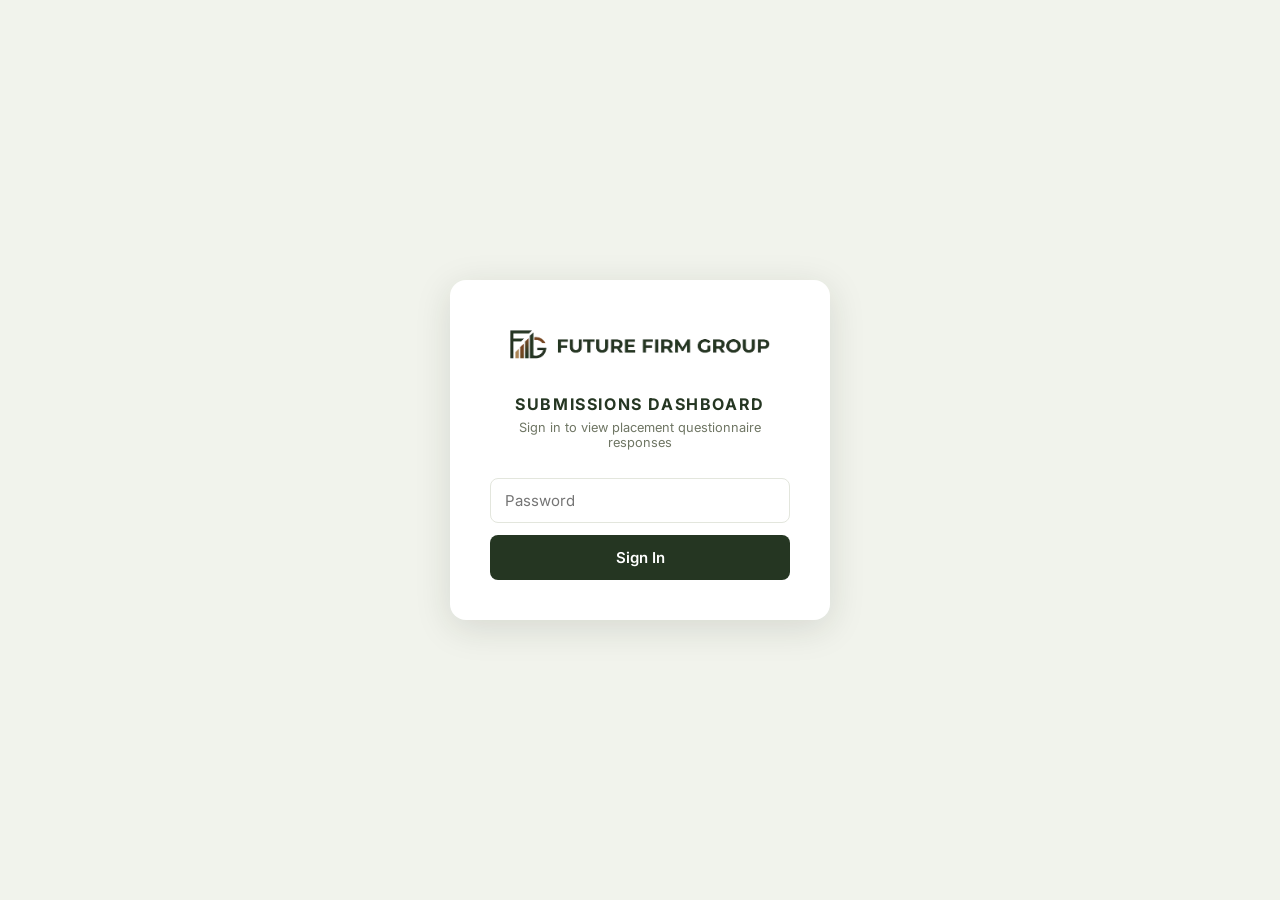
<file: public/admin/index.html>
<!DOCTYPE html>
<html lang="en">
<head>
  <meta charset="UTF-8" />
  <meta name="viewport" content="width=device-width, initial-scale=1.0" />
  <title>Future Firm Group – Submissions Dashboard</title>
  <link rel="icon" type="image/webp" href="/FFG-favicon2.webp" />
  <link rel="preconnect" href="https://fonts.googleapis.com" />
  <link rel="preconnect" href="https://fonts.gstatic.com" crossorigin />
  <link href="https://fonts.googleapis.com/css2?family=Inter:wght@400;500;600;700&display=swap" rel="stylesheet" />
  <style>
    *, *::before, *::after { box-sizing: border-box; margin: 0; padding: 0; }

    :root {
      --green:     #253622;
      --green-deep:#172312;
      --bronze:    #8a5a24;
      --bg:        #f1f3ec;
      --card:      #ffffff;
      --border:    #e3e6dd;
      --text:      #1b2118;
      --mid:       #4f5648;
      --muted:     #6f7664;
      --error:     #c0392b;
    }

    body {
      font-family: 'Inter', -apple-system, BlinkMacSystemFont, sans-serif;
      background: var(--bg);
      color: var(--text);
      min-height: 100vh;
      -webkit-font-smoothing: antialiased;
    }

    /* ── Login ── */
    #login-screen {
      display: flex;
      align-items: center;
      justify-content: center;
      min-height: 100vh;
      padding: 24px;
    }

    .login-card {
      background: var(--card);
      border-radius: 16px;
      box-shadow: 0 8px 36px rgba(30,42,26,0.13);
      padding: 48px 40px 40px;
      width: 100%;
      max-width: 380px;
      text-align: center;
    }

    .login-card img { width: 100%; max-width: 260px; height: auto; margin-bottom: 28px; }

    .login-card h1 {
      font-size: 1rem;
      font-weight: 700;
      letter-spacing: 0.1em;
      text-transform: uppercase;
      color: var(--green);
      margin-bottom: 6px;
    }

    .login-card p { font-size: 0.8rem; color: var(--muted); margin-bottom: 28px; }

    .login-card input {
      width: 100%;
      padding: 12px 14px;
      border: 1.5px solid var(--border);
      border-radius: 8px;
      font-family: inherit;
      font-size: 0.9375rem;
      color: var(--text);
      margin-bottom: 12px;
      transition: border-color 0.2s;
    }

    .login-card input:focus { outline: none; border-color: var(--green); }

    .login-card button {
      width: 100%;
      padding: 13px;
      background: var(--green);
      color: #fff;
      border: none;
      border-radius: 8px;
      font-family: inherit;
      font-size: 0.9375rem;
      font-weight: 600;
      cursor: pointer;
      transition: background 0.2s;
    }

    .login-card button:hover { background: var(--bronze); }

    #login-error {
      color: var(--error);
      font-size: 0.8rem;
      margin-top: 10px;
      display: none;
    }

    /* ── Dashboard ── */
    #dashboard { display: none; }

    header {
      background: var(--green);
      padding: 0 28px;
      display: flex;
      align-items: center;
      justify-content: space-between;
      height: 60px;
      box-shadow: 0 2px 12px rgba(30,42,26,0.2);
      position: sticky;
      top: 0;
      z-index: 100;
    }

    header img { height: 34px; }

    .header-right { display: flex; align-items: center; gap: 16px; }

    #submission-count { font-size: 0.8rem; color: rgba(255,255,255,0.55); }

    .btn {
      display: inline-flex;
      align-items: center;
      gap: 6px;
      padding: 8px 16px;
      border-radius: 7px;
      font-family: inherit;
      font-size: 0.8125rem;
      font-weight: 600;
      cursor: pointer;
      border: none;
      transition: background 0.18s;
    }

    .btn-export  { background: var(--bronze); color: #fff; }
    .btn-export:hover { background: #6f4a1d; }
    .btn-logout  { background: rgba(255,255,255,0.12); color: rgba(255,255,255,0.8); }
    .btn-logout:hover { background: rgba(255,255,255,0.2); }
    .btn:disabled { opacity: 0.55; cursor: default; }

    .submission-views {
      display: flex;
      flex-wrap: wrap;
      gap: 6px;
      padding: 10px 28px;
      background: var(--card);
      border-bottom: 1px solid var(--border);
    }

    .view-btn { background: transparent; color: var(--mid); }
    .view-btn:hover { background: var(--bg); }
    .view-btn[aria-pressed="true"] { background: var(--green); color: #fff; }

    /* ── Stats bar ── */
    .stats-bar {
      display: grid;
      grid-template-columns: repeat(4, 1fr);
      gap: 14px;
      padding: 20px 28px;
      background: var(--bg);
      border-bottom: 1px solid var(--border);
    }

    .stats-bar[hidden] { display: none; }

    .stat-card {
      background: var(--card);
      border-radius: 10px;
      padding: 16px 18px;
      box-shadow: 0 1px 4px rgba(30,42,26,0.07);
    }

    .stat-card .stat-label {
      font-size: 0.7rem;
      font-weight: 700;
      text-transform: uppercase;
      letter-spacing: 0.07em;
      color: var(--muted);
      margin-bottom: 6px;
    }

    .stat-card .stat-value {
      font-size: 1.75rem;
      font-weight: 700;
      color: var(--green);
      line-height: 1;
      margin-bottom: 4px;
    }

    .stat-card .stat-sub {
      font-size: 0.75rem;
      color: var(--muted);
    }

    /* ── Filters ── */
    .filters-bar {
      background: var(--card);
      border-bottom: 1px solid var(--border);
      padding: 13px 28px;
      display: flex;
      align-items: center;
      gap: 12px;
      flex-wrap: wrap;
    }

    .filter-group { display: flex; align-items: center; gap: 6px; }

    .filters-bar label {
      font-size: 0.72rem;
      font-weight: 700;
      color: var(--muted);
      text-transform: uppercase;
      letter-spacing: 0.06em;
    }

    .filters-bar select,
    .filters-bar input[type="text"] {
      padding: 7px 10px;
      border: 1.5px solid var(--border);
      border-radius: 7px;
      font-family: inherit;
      font-size: 0.8125rem;
      color: var(--text);
      background: var(--bg);
      transition: border-color 0.18s;
    }

    .filters-bar select { cursor: pointer; }

    .filters-bar select:focus,
    .filters-bar input[type="text"]:focus { outline: none; border-color: var(--green); }

    #search-input { width: 190px; }
    .filter-count { margin-left: auto; font-size: 0.8rem; color: var(--muted); white-space: nowrap; }

    /* ── Table ── */
    main { padding: 20px 28px; }

    .table-wrap {
      background: var(--card);
      border-radius: 12px;
      box-shadow: 0 2px 12px rgba(30,42,26,0.08);
      overflow-x: auto;
    }

    table { width: 100%; border-collapse: collapse; font-size: 0.8125rem; }

    thead { background: var(--green); color: #fff; }

    th {
      padding: 12px 14px;
      text-align: left;
      font-weight: 600;
      font-size: 0.72rem;
      letter-spacing: 0.05em;
      text-transform: uppercase;
      white-space: nowrap;
      user-select: none;
      transition: background 0.15s;
    }

    th[data-col] { cursor: pointer; }
    th[data-col]:hover { background: var(--green-deep); }
    th.sorted-asc::after  { content: ' ↑'; opacity: 0.7; }
    th.sorted-desc::after { content: ' ↓'; opacity: 0.7; }

    tbody tr {
      border-bottom: 1px solid var(--border);
      transition: background 0.15s;
    }

    tbody tr:last-child { border-bottom: none; }
    tbody tr.data-row:hover { background: #f5f6f0; }
    tbody tr.expanded { background: #eef1e8; }

    td { padding: 11px 14px; color: var(--mid); vertical-align: middle; }

    td.id-col   { color: var(--muted); font-size: 0.75rem; width: 44px; }
    td.date-col { white-space: nowrap; color: var(--muted); font-size: 0.75rem; width: 120px; }

    .detail-toggle {
      border: 0;
      background: transparent;
      color: inherit;
      font: inherit;
      font-weight: 700;
      text-align: left;
    }

    .detail-toggle:enabled { cursor: pointer; }

    .pill {
      display: inline-block;
      padding: 3px 9px;
      border-radius: 20px;
      font-size: 0.72rem;
      font-weight: 600;
      white-space: nowrap;
    }

    .pill.revenue  { background: #e3f2fd; color: #1565c0; }
    .pill.team     { background: #e8f5e9; color: #2e7d32; }
    .pill.worth    { background: #fff8e1; color: #e65100; }
    .pill.clients  { background: #fce4ec; color: #880e4f; }

    /* ── Status dropdown ── */
    th.status-col,
    td.status-col { width: 148px; min-width: 148px; max-width: 148px; }

    .status-wrap { position: relative; display: inline-block; width: 124px; }

    .status-pill {
      display: block;
      width: 100%;
      padding: 5px 10px;
      border-radius: 20px;
      border: none;
      font-family: inherit;
      font-size: 0.72rem;
      font-weight: 700;
      text-align: center;
      user-select: none;
      white-space: nowrap;
      transition: opacity 0.15s;
    }

    button.status-pill {
      display: flex;
      align-items: center;
      justify-content: center;
      gap: 5px;
      padding-inline: 5px;
      cursor: pointer;
    }

    button.status-pill::after {
      content: '';
      flex: none;
      width: 6px;
      height: 6px;
      border-right: 1.5px solid currentColor;
      border-bottom: 1.5px solid currentColor;
      transform: translateY(-1px) rotate(45deg);
    }

    button.status-pill[aria-expanded="true"]::after { transform: translateY(1px) rotate(225deg); }
    button.status-pill:hover:not(:disabled) { opacity: 0.82; }
    .status-pill:disabled { opacity: 0.55; cursor: default; }

    .status-New         { background: #e3f2fd; color: #1565c0; }
    .status-Contacted   { background: #fff3e0; color: #e65100; }
    .status-In-Progress { background: #f3e5f5; color: #6a1b9a; }
    .status-Closed      { background: #e8f5e9; color: #2e7d32; }

    .status-menu {
      position: fixed;
      z-index: 9999;
      background: var(--card);
      border: 1.5px solid var(--border);
      border-radius: 9px;
      box-shadow: 0 6px 20px rgba(30,42,26,0.15);
      overflow: hidden;
      min-width: 140px;
    }

    .status-pill[aria-expanded="false"] + .status-menu { display: none; }

    .status-menu li {
      list-style: none;
      padding: 9px 14px;
      font-size: 0.8125rem;
      font-weight: 500;
      cursor: pointer;
      transition: background 0.13s;
      display: flex;
      align-items: center;
      gap: 8px;
    }

    .status-menu li:hover { background: var(--bg); }

    .status-menu li.current { font-weight: 700; }

    .status-dot {
      width: 8px; height: 8px;
      border-radius: 50%;
      flex-shrink: 0;
    }

    .dot-New         { background: #1565c0; }
    .dot-Contacted   { background: #e65100; }
    .dot-In-Progress { background: #6a1b9a; }
    .dot-Closed      { background: #2e7d32; }

    td.bottleneck-col {
      max-width: 180px;
      overflow: hidden;
      text-overflow: ellipsis;
      white-space: nowrap;
      font-style: italic;
      color: var(--muted);
    }

    .actions-col { white-space: nowrap; }

    .row-action {
      padding: 5px 8px;
      background: var(--bg);
      color: var(--green);
      font-size: 0.75rem;
    }

    .row-action:hover:not(:disabled) { background: var(--border); }
    .row-action[data-action="delete"] { background: #fbeeea; color: #a33226; }
    .row-action[data-action="delete"]:hover:not(:disabled) { background: #f4dcd5; }
    .row-action + .row-action { margin-left: 4px; }

    #action-message { font-size: 0.8125rem; color: var(--green); }
    #action-message:not(:empty) { margin-bottom: 12px; }
    #action-message.error { color: var(--error); }

    /* ── Expanded row ── */
    .expand-row td { padding: 0; background: #f7f8f2; }

    .expand-inner {
      padding: 20px 24px;
      display: grid;
      grid-template-columns: repeat(auto-fill, minmax(240px, 1fr));
      gap: 12px;
      border-top: 2px solid var(--bronze);
    }

    .expand-field label {
      display: block;
      font-size: 0.7rem;
      font-weight: 700;
      text-transform: uppercase;
      letter-spacing: 0.07em;
      color: var(--muted);
      margin-bottom: 4px;
    }

    .expand-field p { font-size: 0.875rem; color: var(--text); line-height: 1.5; }
    .expand-field.full { grid-column: 1 / -1; }

    /* ── Empty / loading ── */
    .state-row td { padding: 60px 20px; text-align: center; color: var(--muted); }

    .spinner-lg {
      width: 28px; height: 28px;
      border: 3px solid var(--border);
      border-top-color: var(--green);
      border-radius: 50%;
      animation: spin 0.7s linear infinite;
      margin: 0 auto 14px;
    }

    @keyframes spin { to { transform: rotate(360deg); } }

    @media (max-width: 1300px) {
      th, td { padding-inline: 10px; }
    }

    @media (max-width: 1000px) {
      .stats-bar { grid-template-columns: repeat(2, 1fr); }
    }

    @media (max-width: 700px) {
      header, .submission-views, .stats-bar, .filters-bar, main { padding-left: 16px; padding-right: 16px; }
      header img { max-width: 36%; object-fit: contain; }
      .header-right { gap: 8px; }
      #submission-count { display: none; }
      .view-btn { padding-inline: 9px; }
      .stats-bar { grid-template-columns: repeat(2, 1fr); }
      .col-hide { display: none; }
    }

    @media (max-width: 540px) {
      header img { max-width: 32%; }
      .header-right .btn { padding-inline: 12px; }
      .compact-hide { display: none; }
      th.status-col, td.status-col { width: 100px; min-width: 0; }
      .status-wrap { width: 100%; }
    }
  </style>
</head>
<body>

  <!-- Login -->
  <div id="login-screen">
    <div class="login-card">
      <img src="../FFG-Logo2.webp" alt="Future Firm Group" height="48" />
      <h1>Submissions Dashboard</h1>
      <p>Sign in to view placement questionnaire responses</p>
      <input type="password" id="pw-input" placeholder="Password" autocomplete="current-password" />
      <button id="login-btn">Sign In</button>
      <div id="login-error">Incorrect password. Please try again.</div>
    </div>
  </div>

  <!-- Dashboard -->
  <div id="dashboard">
    <header>
      <img src="../FFG-Logo2.webp" alt="Future Firm Group" style="filter:brightness(0) invert(1);height:34px" />
      <div class="header-right">
        <span id="submission-count"></span>
        <button class="btn btn-export" id="export-btn" disabled>⬇ Export CSV</button>
        <button class="btn btn-logout" id="logout-btn">Sign Out</button>
      </div>
    </header>

    <nav class="submission-views" aria-label="Submission views">
      <button class="btn view-btn" type="button" data-view="active" aria-pressed="true">Active Submissions</button>
      <button class="btn view-btn" type="button" data-view="archive" aria-pressed="false">Archive</button>
      <button class="btn view-btn" type="button" data-view="deleted" aria-pressed="false">Recently Deleted</button>
    </nav>

    <!-- Stats -->
    <div class="stats-bar" id="stats-bar">
      <div class="stat-card">
        <div class="stat-label">Active Submissions</div>
        <div class="stat-value" id="stat-total">—</div>
        <div class="stat-sub" id="stat-week">— this week</div>
      </div>
      <div class="stat-card">
        <div class="stat-label">Top Revenue Tier</div>
        <div class="stat-value" id="stat-rev-val" style="font-size:1.1rem;padding-top:4px">—</div>
        <div class="stat-sub" id="stat-rev-pct"></div>
      </div>
      <div class="stat-card">
        <div class="stat-label">Most Common Team Size</div>
        <div class="stat-value" id="stat-team-val" style="font-size:1.4rem;padding-top:4px">—</div>
        <div class="stat-sub" id="stat-team-pct"></div>
      </div>
      <div class="stat-card">
        <div class="stat-label">Pipeline</div>
        <div class="stat-sub" id="stat-pipeline" style="font-size:0.8rem;margin-top:8px;line-height:1.8"></div>
      </div>
    </div>

    <!-- Filters -->
    <div class="filters-bar">
      <div class="filter-group">
        <label>Search</label>
        <input type="text" id="search-input" placeholder="Name, email…" />
      </div>
      <div class="filter-group">
        <label>Revenue</label>
        <select id="filter-revenue">
          <option value="">All</option>
          <option>Under $500K</option>
          <option>$500K – $1M</option>
          <option>$1M – $3M</option>
          <option>$3M – $7M</option>
          <option>$7M+</option>
        </select>
      </div>
      <div class="filter-group">
        <label>Team</label>
        <select id="filter-team">
          <option value="">All</option>
          <option>Solo</option>
          <option>2–5</option>
          <option>6–20</option>
          <option>20+</option>
        </select>
      </div>
      <div class="filter-group">
        <label>Status</label>
        <select id="filter-status">
          <option value="">All</option>
          <option>New</option>
          <option>Contacted</option>
          <option>In Progress</option>
          <option>Closed</option>
        </select>
      </div>
      <div class="filter-group">
        <label>Efficiency</label>
        <select id="filter-efficiency">
          <option value="">All</option>
          <option value="Stone Age">Stone Age</option>
          <option value="Filing Cabinet Era">Filing Cabinet Era</option>
          <option value="75% Digital">75% Digital</option>
          <option value="Efficient">Efficient &amp; Automated</option>
          <option value="Future of Tax">Future of Tax</option>
        </select>
      </div>
      <span class="filter-count" id="filter-count"></span>
    </div>

    <main>
      <div id="action-message" role="status"></div>
      <div class="table-wrap" role="region" aria-label="Submissions table" tabindex="0">
        <table>
          <thead>
            <tr>
              <th data-col="id" class="compact-hide sorted-desc" aria-sort="descending">#</th>
              <th id="date-heading" data-col="submitted_at" class="compact-hide">Submitted</th>
              <th data-col="name">Name</th>
              <th data-col="email" class="col-hide">Email</th>
              <th data-col="annual_revenue" class="compact-hide">Revenue</th>
              <th data-col="team_members" class="col-hide">Team</th>
              <th data-col="client_count" class="col-hide">Clients</th>
              <th data-col="efficiency" class="compact-hide">Efficiency</th>
              <th data-col="status" class="status-col">Status</th>
              <th data-col="bottleneck" class="compact-hide">Biggest Bottleneck</th>
              <th class="actions-col">Actions</th>
            </tr>
          </thead>
          <tbody id="table-body">
            <tr class="state-row">
              <td colspan="11"><div class="spinner-lg"></div>Loading…</td>
            </tr>
          </tbody>
        </table>
      </div>
    </main>
  </div>

<script>
(function () {
  'use strict';

  const SESSION     = 'fc_admin_key';
  const STATUSES    = ['New', 'Contacted', 'In Progress', 'Closed'];
  const VIEWS = {
    active: { date: 'submitted_at', label: 'Submitted', empty: 'No active submissions.' },
    archive: { date: 'archived_at', label: 'Archived', empty: 'No archived submissions.' },
    deleted: { date: 'deleted_at', label: 'Deleted', empty: 'No recently deleted submissions.' }
  };
  const tbody = document.getElementById('table-body');
  const exportButton = document.getElementById('export-btn');
  const viewButtons = document.querySelectorAll('.view-btn');
  const pending = new Set();

  let allSubmissions = null;
  let filtered       = [];
  let sortCol        = 'id';
  let sortDir        = 'desc';
  let expandedId     = null;
  let adminKey       = null;
  let currentView    = 'active';
  let loadVersion    = 0;

  // ── Auth ──────────────────────────────────────────────────────────────────

  function getKey()     { return sessionStorage.getItem(SESSION); }
  function saveKey(k)   { sessionStorage.setItem(SESSION, k); adminKey = k; }
  function clearKey()   { sessionStorage.removeItem(SESSION); adminKey = null; }

  async function tryLogin() {
    const pw = document.getElementById('pw-input').value;
    const res = await fetch('/api/auth', {
      method: 'POST',
      headers: { 'Content-Type': 'application/json' },
      body: JSON.stringify({ password: pw })
    });
    if (res.ok) {
      const { ok } = await res.json();
      if (ok) { saveKey(pw); showDashboard(); return; }
    }
    document.getElementById('login-error').style.display = 'block';
    document.getElementById('pw-input').select();
  }

  document.getElementById('login-btn').addEventListener('click', tryLogin);
  document.getElementById('pw-input').addEventListener('keydown', e => { if (e.key === 'Enter') tryLogin(); });

  document.getElementById('logout-btn').addEventListener('click', function () {
    clearKey();
    location.reload();
  });

  function showDashboard() {
    document.getElementById('login-screen').style.display = 'none';
    document.getElementById('dashboard').style.display    = 'block';
    loadSubmissions();
  }

  const stored = getKey();
  if (stored) { adminKey = stored; showDashboard(); }

  // ── Load ──────────────────────────────────────────────────────────────────

  viewButtons.forEach(button => button.addEventListener('click', function () {
    if (button.dataset.view === currentView) return;
    currentView = button.dataset.view;
    viewButtons.forEach(b => b.setAttribute('aria-pressed', b === button));
    document.getElementById('stats-bar').hidden = currentView !== 'active';
    const dateHeading = document.getElementById('date-heading');
    dateHeading.dataset.col = VIEWS[currentView].date;
    dateHeading.textContent = VIEWS[currentView].label;
    expandedId = null;
    setActionMessage('');
    setSort(currentView === 'active' ? 'id' : dateHeading.dataset.col, 'desc');
    loadSubmissions();
  }));

  async function loadSubmissions() {
    const version = ++loadVersion;
    const view = currentView;
    const count = document.getElementById('submission-count');
    const submissions = [];
    allSubmissions = null;
    filtered = [];
    exportButton.disabled = true;
    count.textContent = '';
    document.getElementById('filter-count').textContent = '';
    tbody.innerHTML = '<tr class="state-row"><td colspan="11"><div class="spinner-lg"></div>Loading…</td></tr>';
    try {
      while (true) {
        const res = await fetch(`/api/submissions?view=${view}&offset=${submissions.length}`, {
          headers: { 'X-Admin-Key': adminKey }
        });
        if (version !== loadVersion) return;
        if (res.status === 401) { clearKey(); location.reload(); return; }
        if (!res.ok) throw new Error();
        const page = await res.json();
        if (version !== loadVersion) return;
        submissions.push(...page.submissions);
        if (!page.submissions.length || submissions.length >= page.total) break;
      }
      allSubmissions = submissions;
      if (view === 'active') updateStats();
      count.textContent = submissions.length + ' submission' + (submissions.length !== 1 ? 's' : '');
      applyFilters();
    } catch {
      if (version !== loadVersion) return;
      tbody.innerHTML = '<tr class="state-row"><td colspan="11">Failed to load. Please refresh.</td></tr>';
    }
  }

  // ── Stats ─────────────────────────────────────────────────────────────────

  function topOf(arr, key) {
    const counts = Object.create(null);
    arr.forEach(s => { const v = s[key]; if (v) counts[v] = (counts[v] || 0) + 1; });
    let top = '', max = 0;
    Object.entries(counts).forEach(([k, v]) => { if (v > max) { max = v; top = k; } });
    return { value: top, count: max, pct: arr.length ? Math.round(max / arr.length * 100) : 0 };
  }

  function updateStats() {
    const n   = allSubmissions.length;
    const now = Date.now();
    const week = allSubmissions.filter(s => now - new Date(s.submitted_at).getTime() < 7*86400*1000).length;

    document.getElementById('stat-total').textContent = n;
    document.getElementById('stat-week').textContent  = week + ' this week';

    const rev  = topOf(allSubmissions, 'annual_revenue');
    const team = topOf(allSubmissions, 'team_members');
    document.getElementById('stat-rev-val').textContent  = rev.value  || '—';
    document.getElementById('stat-rev-pct').textContent  = rev.value  ? rev.pct + '% of firms' : '';
    document.getElementById('stat-team-val').textContent = team.value || '—';
    document.getElementById('stat-team-pct').textContent = team.value ? team.pct + '% of firms' : '';

    const pipeline = Object.fromEntries(STATUSES.map(status => [status, 0]));
    allSubmissions.forEach(s => { if (Object.hasOwn(pipeline, s.status || 'New')) pipeline[s.status || 'New']++; });
    document.getElementById('stat-pipeline').innerHTML =
      STATUSES.map(s => `<span><strong style="color:var(--green)">${pipeline[s]}</strong> ${s}</span>`).join(' &nbsp;·&nbsp; ');
  }

  // ── Filters ───────────────────────────────────────────────────────────────

  ['filter-revenue','filter-team','filter-status','filter-efficiency','search-input']
    .forEach(id => document.getElementById(id).addEventListener('input', applyFilters));

  function applyFilters() {
    if (!allSubmissions) return;
    const revenue    = document.getElementById('filter-revenue').value;
    const team       = document.getElementById('filter-team').value;
    const status     = document.getElementById('filter-status').value;
    const efficiency = document.getElementById('filter-efficiency').value;
    const search     = document.getElementById('search-input').value.toLowerCase().trim();

    filtered = allSubmissions.filter(function (s) {
      if (revenue    && s.annual_revenue !== revenue)          return false;
      if (team       && s.team_members   !== team)             return false;
      if (status     && (s.status || 'New') !== status)        return false;
      if (efficiency && !(s.efficiency || '').includes(efficiency)) return false;
      if (search) {
        const blob = Object.values(s).join(' ').toLowerCase();
        if (!blob.includes(search)) return false;
      }
      return true;
    });

    document.getElementById('filter-count').textContent =
      filtered.length + ' of ' + allSubmissions.length + ' shown';
    exportButton.disabled = !filtered.length;

    sortAndRender();
  }

  // ── Sort ──────────────────────────────────────────────────────────────────

  const sortableHeadings = document.querySelectorAll('th[data-col]');
  sortableHeadings.forEach(function (th) {
    th.addEventListener('click', function () {
      const col = th.dataset.col;
      let direction = col === 'id' ? 'desc' : 'asc';
      if (sortCol === col) direction = sortDir === 'asc' ? 'desc' : 'asc';
      setSort(col, direction);
      sortAndRender();
    });
  });

  function setSort(col, direction) {
    sortCol = col;
    sortDir = direction;
    sortableHeadings.forEach(th => {
      th.classList.remove('sorted-asc', 'sorted-desc');
      th.removeAttribute('aria-sort');
      if (th.dataset.col === col) {
        th.classList.add('sorted-' + direction);
        th.setAttribute('aria-sort', direction === 'asc' ? 'ascending' : 'descending');
      }
    });
  }

  function sortAndRender() {
    if (!allSubmissions) return;
    const dir = sortDir === 'asc' ? 1 : -1;
    const sorted = filtered.slice().sort(function (a, b) {
      if (sortCol === 'id') return dir * (a.id - b.id);
      return dir * (a[sortCol] || '').localeCompare(b[sortCol] || '') || b.id - a.id;
    });
    renderTable(sorted);
  }

  // ── Render ────────────────────────────────────────────────────────────────

  function fmt(dt) {
    if (!dt) return '—';
    const d = new Date(dt);
    return d.toLocaleDateString('en-US', { month: 'short', day: 'numeric', year: '2-digit' })
      + ' ' + d.toLocaleTimeString('en-US', { hour: 'numeric', minute: '2-digit' });
  }

  function esc(s) {
    return String(s ?? '').replace(/&/g,'&amp;').replace(/</g,'&lt;').replace(/>/g,'&gt;').replace(/"/g,'&quot;');
  }

  function statusClass(s) {
    return 'status-' + (STATUSES.includes(s) ? s : 'New').replace(/\s+/g, '-');
  }

  function rowActions(disabled) {
    const button = (action, label) =>
      `<button class="btn row-action" type="button" data-action="${action}" ${disabled}>${label}</button>`;
    if (currentView === 'deleted') return button('restore', 'Restore');
    const first = currentView === 'archive' ? button('unarchive', 'Restore') : button('archive', 'Archive');
    return first + button('delete', 'Delete');
  }

  function renderTable(rows) {
    if (!rows.length) {
      const message = allSubmissions.length ? 'No submissions match the current filters.' : VIEWS[currentView].empty;
      tbody.innerHTML = `<tr class="state-row"><td colspan="11">${message}</td></tr>`;
      return;
    }

    tbody.innerHTML = rows.map(function (s) {
      const isExp = expandedId === s.id;
      const disabled = pending.has(s.id) ? 'disabled' : '';
      const status = s.status || 'New';
      const row = `<tr class="data-row${isExp?' expanded':''}" data-id="${s.id}">
        <td class="id-col compact-hide">${s.id}</td>
        <td class="date-col compact-hide">${fmt(s[VIEWS[currentView].date])}</td>
        <td><button class="detail-toggle" type="button" aria-expanded="${isExp}" ${disabled}>${esc(s.name) || 'Submission #' + s.id}</button></td>
        <td class="col-hide">${s.email?`<a href="mailto:${esc(s.email)}" style="color:var(--green)">${esc(s.email)}</a>`:'—'}</td>
        <td class="compact-hide"><span class="pill revenue">${esc(s.annual_revenue)||'—'}</span></td>
        <td class="col-hide"><span class="pill team">${esc(s.team_members)||'—'}</span></td>
        <td class="col-hide"><span class="pill clients">${esc(s.client_count)||'—'}</span></td>
        <td class="compact-hide">${esc(s.efficiency)||'—'}</td>
        <td class="status-col">
          ${currentView === 'active' ? `<div class="status-wrap" data-id="${s.id}">
            <button class="status-pill ${statusClass(status)}" type="button" aria-expanded="false" ${disabled}>${esc(status)}</button>
            <ul class="status-menu">
              ${STATUSES.map(st => `<li data-value="${st}" class="${st === status ? 'current' : ''}"><span class="status-dot dot-${st.replace(/\s+/g,'-')}"></span>${st}</li>`).join('')}
            </ul>
          </div>` : `<span class="status-pill ${statusClass(status)}">${esc(status)}</span>`}
        </td>
        <td class="bottleneck-col compact-hide">${esc(s.bottleneck)||''}</td>
        <td class="actions-col">${rowActions(disabled)}</td>
      </tr>`;

      const detail = isExp ? `<tr class="expand-row" data-id="${s.id}">
        <td colspan="11"><div class="expand-inner">
          <div class="expand-field"><label>Name</label><p>${esc(s.name)||'—'}</p></div>
          <div class="expand-field"><label>Email</label><p>${s.email?`<a href="mailto:${esc(s.email)}" style="color:var(--green)">${esc(s.email)}</a>`:'—'}</p></div>
          <div class="expand-field"><label>Phone</label><p>${s.phone?`<a href="tel:${esc(s.phone)}" style="color:var(--green)">${esc(s.phone)}</a>`:'—'}</p></div>
          <div class="expand-field"><label>Submitted</label><p>${fmt(s.submitted_at)}</p></div>
          ${currentView === 'active' ? '' : `<div class="expand-field"><label>${VIEWS[currentView].label}</label><p>${fmt(s[VIEWS[currentView].date])}</p></div>`}
          <div class="expand-field"><label>Annual Revenue</label><p>${esc(s.annual_revenue)||'—'}</p></div>
          <div class="expand-field"><label>Team Members</label><p>${esc(s.team_members)||'—'}</p></div>
          <div class="expand-field"><label>Firm Worth</label><p>${esc(s.firm_worth)||'—'}</p></div>
          <div class="expand-field"><label>Client Count</label><p>${esc(s.client_count)||'—'}</p></div>
          <div class="expand-field"><label>Tax Returns / Year</label><p>${esc(s.tax_returns)||'—'}</p></div>
          <div class="expand-field"><label>Tax Software</label><p>${esc(s.tax_software)||'—'}</p></div>
          <div class="expand-field"><label>Documentation</label><p>${esc(s.documentation)||'—'}</p></div>
          <div class="expand-field"><label>Efficiency</label><p>${esc(s.efficiency)||'—'}</p></div>
          <div class="expand-field full"><label>Bottleneck</label><p>${esc(s.bottleneck)||'<em style="color:var(--muted)">No response</em>'}</p></div>
        </div></td>
      </tr>` : '';

      return row + detail;
    }).join('');

    tbody.querySelectorAll('tr.data-row').forEach(function (tr) {
      tr.addEventListener('click', function (e) {
        if (e.target.closest('a, .row-action, .status-wrap')) return;
        const id = parseInt(tr.dataset.id);
        const detailFocused = document.activeElement === tr.querySelector('.detail-toggle');
        expandedId = expandedId === id ? null : id;
        sortAndRender();
        if (detailFocused) {
          tbody.querySelector(`tr[data-id="${id}"] .detail-toggle`).focus({ preventScroll: true });
        }
      });
    });

    // Status dropdown — open/close
    tbody.querySelectorAll('.status-wrap').forEach(function (wrap) {
      const btn  = wrap.querySelector('.status-pill');
      const menu = wrap.querySelector('.status-menu');

      btn.addEventListener('click', function (e) {
        e.stopPropagation();
        const opening = btn.getAttribute('aria-expanded') === 'false';
        closeStatusMenus();
        if (opening) {
          btn.setAttribute('aria-expanded', 'true');
          const rect = btn.getBoundingClientRect();
          const { clientWidth, clientHeight } = document.documentElement;
          let top = rect.bottom + 6;
          if (top + menu.offsetHeight > clientHeight - 8) {
            top = Math.max(8, rect.top - menu.offsetHeight - 6);
          }
          menu.style.top = top + 'px';
          menu.style.left = Math.max(8, Math.min(rect.left, clientWidth - menu.offsetWidth - 8)) + 'px';
        }
      });

      menu.querySelectorAll('li').forEach(function (li) {
        li.addEventListener('click', function (e) {
          e.stopPropagation();
          const id     = parseInt(wrap.dataset.id);
          const status = li.dataset.value;
          btn.setAttribute('aria-expanded', 'false');

          const sub = allSubmissions.find(s => s.id === id);
          if (status !== (sub.status || 'New')) {
            changeSubmission(id, 'PATCH', { status }, 'Status updated.');
          }
        });
      });
    });
  }

  function closeStatusMenus() {
    tbody.querySelectorAll('.status-pill[aria-expanded="true"]')
      .forEach(btn => btn.setAttribute('aria-expanded', 'false'));
  }

  document.addEventListener('click', closeStatusMenus);

  tbody.addEventListener('click', async function (e) {
    const button = e.target.closest('.row-action');
    if (!button) return;

    const id = Number(button.closest('tr').dataset.id);
    const action = button.dataset.action;
    const sub = allSubmissions.find(s => s.id === id);
    const messages = {
      archive: 'Submission moved to Archive.',
      delete: 'Submission moved to Recently Deleted.',
      unarchive: 'Submission restored to Active Submissions.',
      restore: sub.archived_at ? 'Submission restored to Archive.' : 'Submission restored to Active Submissions.'
    };
    const isDelete = action === 'delete';
    if (isDelete && !window.confirm('Move this submission to Recently Deleted? You can restore it there.')) return;

    await changeSubmission(id, isDelete ? 'DELETE' : 'PATCH', isDelete ? {} : { action }, messages[action]);
    if (document.activeElement === document.body) {
      document.querySelector('.view-btn[aria-pressed="true"]').focus({ preventScroll: true });
    }
  });

  function setActionMessage(text, error = false) {
    const message = document.getElementById('action-message');
    message.textContent = text;
    message.classList.toggle('error', error);
  }

  async function changeSubmission(id, method, fields, message) {
    if (pending.has(id)) return;
    pending.add(id);
    const buttons = tbody.querySelectorAll(`tr[data-id="${id}"] button`);
    buttons.forEach(button => { button.disabled = true; });
    setActionMessage('');
    let refresh = false;
    try {
      const res = await fetch('/api/submissions', {
        method,
        headers: { 'Content-Type': 'application/json', 'X-Admin-Key': adminKey },
        body: JSON.stringify({ id, ...fields })
      });
      if (res.status === 401) { clearKey(); location.reload(); return; }
      if (res.status === 409) {
        refresh = true;
        setActionMessage('This submission has already changed or is unavailable.', true);
      } else if (res.ok) {
        refresh = true;
        setActionMessage(message);
      } else {
        throw new Error();
      }
    } catch {
      setActionMessage('Could not update the submission. Please try again.', true);
    } finally {
      pending.delete(id);
      tbody.querySelectorAll(`tr[data-id="${id}"] button`).forEach(button => { button.disabled = false; });
    }
    if (refresh) await loadSubmissions();
  }

  // ── CSV Export ────────────────────────────────────────────────────────────

  exportButton.addEventListener('click', function () {
    const headers = ['ID','Submitted At','Name','Email','Phone','Status',
      'Annual Revenue','Team Members','Firm Worth','Client Count',
      'Tax Returns','Tax Software','Documentation','Efficiency','Bottleneck'];
    const rows = filtered.map(s =>
      [s.id, s.submitted_at, s.name, s.email, s.phone, s.status,
       s.annual_revenue, s.team_members, s.firm_worth, s.client_count,
       s.tax_returns, s.tax_software, s.documentation, s.efficiency, s.bottleneck
      ].map(v => '"' + String(v ?? '').replace(/"/g,'""') + '"').join(',')
    );
    const csv  = [headers.join(','), ...rows].join('\n');
    const blob = new Blob([csv], { type: 'text/csv' });
    const url  = URL.createObjectURL(blob);
    const a    = Object.assign(document.createElement('a'), {
      href: url,
      download: 'final-cycle-' + (currentView === 'active' ? '' : currentView + '-') + new Date().toISOString().slice(0,10) + '.csv'
    });
    a.click();
    URL.revokeObjectURL(url);
  });

})();
</script>
</body>
</html>
</file>
<file: styles.css>
@import url('https://fonts.googleapis.com/css2?family=Inter:wght@400;500;600;700&display=swap');

*, *::before, *::after {
  box-sizing: border-box;
  margin: 0;
  padding: 0;
}

:root {
  --navy:        #1a2550;
  --navy-deep:   #111c3d;
  --navy-mid:    #2d3e7a;
  --blue-globe:  #3b7cc4;
  --orange:      #e8891e;
  --orange-glow: rgba(232, 137, 30, 0.3);
  --page-bg:     #eaecf5;
  --body-bg:     #f2f3f9;
  --card-bg:     #ffffff;
  --text-dark:   #1a1f36;
  --text-mid:    #4e5470;
  --text-muted:  #8890ab;
  --border:      #e1e4f0;
  --error:       #c0392b;
  --radius-sm:   8px;
  --radius-md:   12px;
  --radius-lg:   18px;
  --shadow-sm:   0 1px 4px rgba(26, 37, 80, 0.07), 0 1px 2px rgba(26, 37, 80, 0.04);
  --shadow-md:   0 4px 20px rgba(26, 37, 80, 0.10), 0 2px 6px rgba(26, 37, 80, 0.05);
  --shadow-lg:   0 8px 36px rgba(26, 37, 80, 0.13), 0 3px 10px rgba(26, 37, 80, 0.07);
}

body {
  font-family: 'Inter', -apple-system, BlinkMacSystemFont, 'Segoe UI', Roboto, Arial, sans-serif;
  background: linear-gradient(150deg, #edf0f8 0%, #e4e8f4 100%);
  background-attachment: fixed;
  min-height: 100vh;
  padding: 44px 16px 80px;
  color: var(--text-dark);
  -webkit-font-smoothing: antialiased;
}

.page-wrapper {
  max-width: 700px;
  margin: 0 auto;
}

/* ── Outer form card ──────────────────────────── */
.form-card {
  background: var(--card-bg);
  border-radius: var(--radius-lg);
  overflow: hidden;
  box-shadow: var(--shadow-lg);
}

/* ── Header ──────────────────────────────────── */
.form-header {
  background: var(--card-bg);
  text-align: center;
  padding: 44px 32px 34px;
  position: relative;
  border-bottom: 1px solid var(--border);
}

/* Thin brand stripe — navy → globe blue — at top */
.form-header::before {
  content: '';
  position: absolute;
  inset: 0 0 auto 0;
  height: 5px;
  background: linear-gradient(90deg, var(--navy-deep) 0%, var(--navy-mid) 55%, var(--blue-globe) 100%);
}

.header-logo {
  margin-bottom: 22px;
}

.header-logo img {
  height: 56px;
  width: auto;
  display: block;
  margin: 0 auto;
}

.form-header h1 {
  font-size: 0.75rem;
  font-weight: 700;
  letter-spacing: 0.13em;
  text-transform: uppercase;
  color: var(--text-muted);
  margin-bottom: 0;
}

.form-header .subtitle {
  font-size: 0.775rem;
  color: var(--text-muted);
  margin-top: 14px;
  padding-top: 14px;
  border-top: 1px solid var(--border);
}

/* ── Form body background ─────────────────────── */
#questionnaire-form {
  background: var(--body-bg);
  padding-top: 8px;
  padding-bottom: 4px;
}

/* ── Question cards ───────────────────────────── */
.question-card {
  background: var(--card-bg);
  border-radius: var(--radius-md);
  box-shadow: var(--shadow-sm);
  margin: 14px 16px;
  padding: 26px 24px 22px;
  border-left: 3px solid transparent;
  transition: border-color 0.25s, box-shadow 0.25s;
}

.question-card:focus-within {
  box-shadow: var(--shadow-md);
  border-left-color: var(--orange);
}

.question-card.error {
  border-left-color: var(--error) !important;
}

.question-label {
  font-size: 0.9375rem;
  font-weight: 600;
  color: var(--navy);
  margin-bottom: 18px;
  line-height: 1.6;
}

.required {
  color: var(--error);
}

/* ── Contact fields ──────────────────────────── */
.contact-fields {
  display: grid;
  grid-template-columns: 1fr 1fr 1fr;
  gap: 16px;
}

.contact-field label {
  display: block;
  font-size: 0.78rem;
  font-weight: 600;
  color: var(--text-mid);
  margin-bottom: 6px;
  text-transform: uppercase;
  letter-spacing: 0.05em;
}

.contact-field input {
  width: 100%;
  padding: 11px 13px;
  border: 1.5px solid var(--border);
  border-radius: var(--radius-sm);
  font-family: inherit;
  font-size: 0.9rem;
  color: var(--text-dark);
  background: #fafbfd;
  transition: border-color 0.2s, box-shadow 0.2s, background-color 0.2s;
}

.contact-field input:focus {
  outline: none;
  border-color: var(--navy);
  background: #ffffff;
  box-shadow: 0 0 0 3px rgba(26, 37, 80, 0.07);
}

.contact-field input::placeholder {
  color: var(--text-muted);
}

.question-card.error .contact-field input:invalid,
.question-card.error .contact-field input:placeholder-shown {
  border-color: var(--error);
}

@media (max-width: 600px) {
  .contact-fields {
    grid-template-columns: 1fr;
    gap: 14px;
  }
}

/* ── Option rows ─────────────────────────────── */
.options {
  display: flex;
  flex-direction: column;
  gap: 2px;
}

.option {
  display: flex;
  flex-direction: column;
}

.option label {
  display: flex;
  align-items: center;
  gap: 12px;
  padding: 10px 12px;
  border-radius: var(--radius-sm);
  cursor: pointer;
  font-size: 0.875rem;
  color: var(--text-mid);
  line-height: 1.5;
  transition: background-color 0.18s, color 0.18s;
  user-select: none;
}

.option label:hover {
  background-color: #edf1fb;
  color: var(--navy);
}

input[type="radio"],
input[type="checkbox"] {
  width: 17px;
  height: 17px;
  cursor: pointer;
  accent-color: var(--navy);
  flex-shrink: 0;
  margin: 0;
}

/* ── "Other" text input ───────────────────────── */
.other-input {
  display: block;
  width: calc(100% - 42px);
  margin: 2px 0 6px 42px;
  padding: 7px 4px;
  border: none;
  border-bottom: 1.5px solid var(--border);
  outline: none;
  font-family: inherit;
  font-size: 0.875rem;
  color: var(--text-dark);
  background: transparent;
  transition: border-color 0.2s;
}

.other-input:focus {
  border-bottom: 2px solid var(--orange);
}

.other-input.hidden {
  display: none;
}

/* ── Textarea (Q9) ───────────────────────────── */
.question-card textarea {
  width: 100%;
  padding: 12px 14px;
  border: 1.5px solid var(--border);
  border-radius: var(--radius-sm);
  font-family: inherit;
  font-size: 0.875rem;
  color: var(--text-dark);
  resize: vertical;
  min-height: 120px;
  line-height: 1.65;
  background: #fafbfd;
  transition: border-color 0.2s, box-shadow 0.2s, background-color 0.2s;
}

.question-card textarea:focus {
  outline: none;
  border-color: var(--navy);
  background: #ffffff;
  box-shadow: 0 0 0 3px rgba(26, 37, 80, 0.07);
}

.question-card textarea::placeholder {
  color: var(--text-muted);
}

/* ── Validation error ─────────────────────────── */
.error-message {
  display: none;
  color: var(--error);
  font-size: 0.775rem;
  margin-top: 10px;
  padding-left: 2px;
}

.question-card.error .error-message {
  display: block;
}

/* ── Submit area ──────────────────────────────── */
.submit-area {
  background: var(--body-bg);
  padding: 14px 16px 44px;
  display: flex;
  align-items: center;
  gap: 20px;
  flex-wrap: wrap;
}

#submit-btn {
  background: var(--navy);
  color: #ffffff;
  border: none;
  border-radius: var(--radius-sm);
  padding: 13px 40px;
  font-family: inherit;
  font-size: 0.9375rem;
  font-weight: 600;
  cursor: pointer;
  display: inline-flex;
  align-items: center;
  gap: 8px;
  letter-spacing: 0.02em;
  box-shadow: 0 2px 10px rgba(26, 37, 80, 0.28);
  transition: background-color 0.22s, box-shadow 0.22s, transform 0.1s;
}

#submit-btn:hover:not(:disabled) {
  background: var(--orange);
  box-shadow: 0 4px 18px var(--orange-glow);
}

#submit-btn:active:not(:disabled) {
  transform: scale(0.98);
}

#submit-btn:disabled {
  opacity: 0.6;
  cursor: not-allowed;
}

.privacy-note {
  font-size: 0.725rem;
  color: var(--text-muted);
}

/* ── Spinner ─────────────────────────────────── */
.spinner {
  width: 15px;
  height: 15px;
  border: 2px solid rgba(255, 255, 255, 0.28);
  border-top-color: #ffffff;
  border-radius: 50%;
  animation: spin 0.65s linear infinite;
}

@keyframes spin {
  to { transform: rotate(360deg); }
}

/* ── Thank You ───────────────────────────────── */
#thank-you {
  padding: 68px 28px 76px;
  text-align: center;
  background: var(--card-bg);
}

#thank-you.hidden {
  display: none;
}

.ty-icon {
  width: 68px;
  height: 68px;
  background: linear-gradient(135deg, #dde6ff 0%, #cfd8f7 100%);
  border-radius: 50%;
  display: flex;
  align-items: center;
  justify-content: center;
  margin: 0 auto 26px;
  box-shadow: 0 4px 18px rgba(26, 37, 80, 0.14);
}

#thank-you h2 {
  font-size: 1.5rem;
  font-weight: 700;
  color: var(--navy);
  margin-bottom: 12px;
}

#thank-you p {
  font-size: 0.9375rem;
  color: var(--text-mid);
  line-height: 1.75;
  max-width: 360px;
  margin: 0 auto;
}

/* ── Mobile ──────────────────────────────────── */
@media (max-width: 600px) {
  body {
    padding: 0 0 60px;
  }

  .form-card {
    border-radius: 0;
    box-shadow: none;
  }

  .form-header {
    padding: 34px 20px 26px;
  }

  .header-logo img {
    height: 46px;
  }

  .question-card {
    margin: 12px 10px;
    padding: 22px 16px 18px;
  }

  .submit-area {
    flex-direction: column;
    align-items: stretch;
    gap: 14px;
    padding: 14px 10px 40px;
  }

  #submit-btn {
    justify-content: center;
    padding: 14px;
  }
}
</file>
